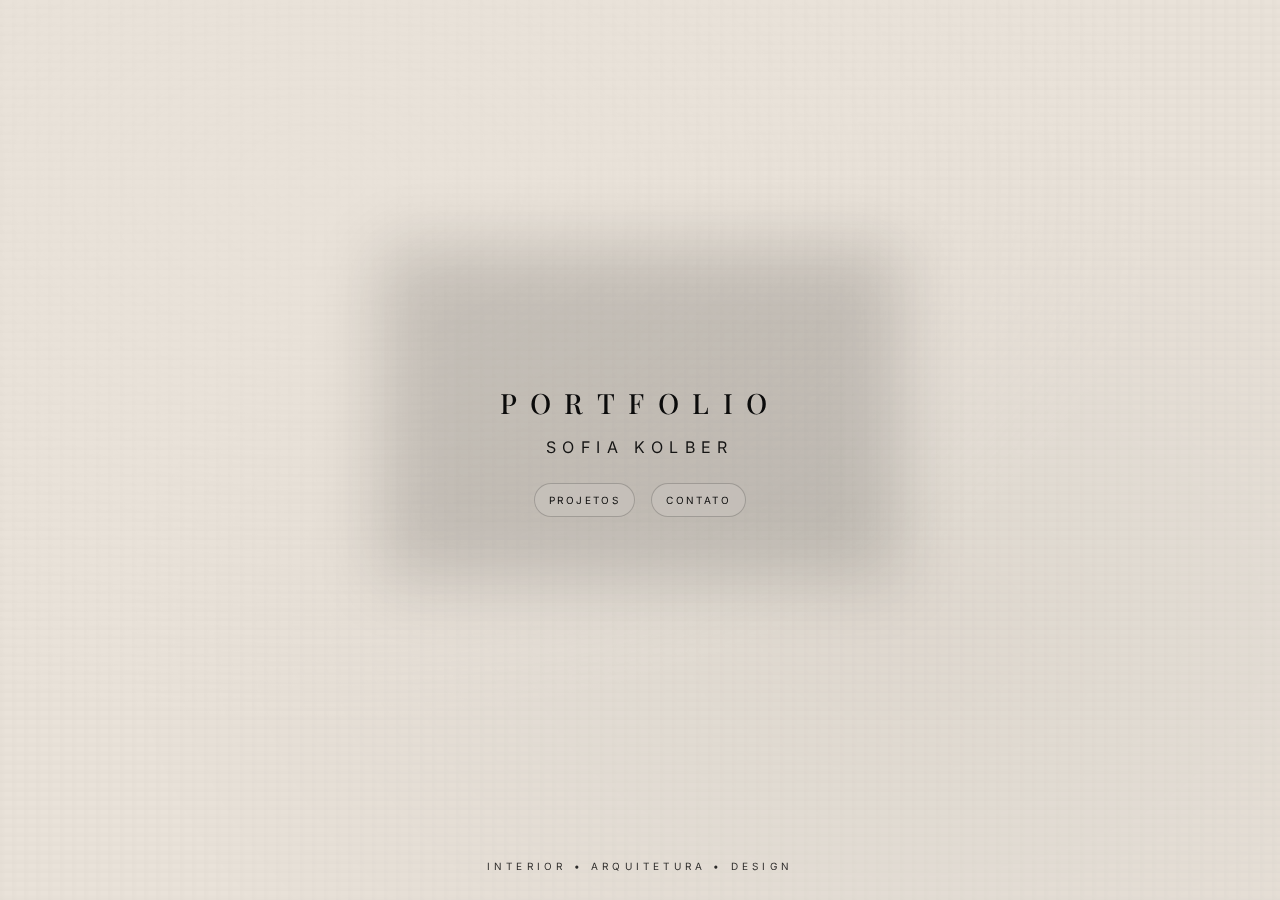
<file: index.html>
<!DOCTYPE html>
<html lang="pt-br">
<head>
  <meta charset="UTF-8" />
  <meta name="viewport" content="width=device-width, initial-scale=1" />
  <title>Sofia Kolber — Portfólio</title>

  <link rel="preconnect" href="https://fonts.googleapis.com">
  <link rel="preconnect" href="https://fonts.gstatic.com" crossorigin>
  <link href="https://fonts.googleapis.com/css2?family=Playfair+Display:opsz,wght@5..120,400,500&family=Inter:wght@300,400,500&display=swap" rel="stylesheet">

  <link rel="stylesheet" href="style.css">

</head>

<body>
  <main>
    <div class="haze" aria-hidden="true"></div>

    <section class="content">
      <h1 class="title">PORTFOLIO</h1>
      <div class="name">Sofia Kolber</div>

      <div class="actions">
        <a class="btn" href="./projetos.html">Projetos</a>
        <a class="btn" href="projetos.html">Contato</a>
      </div>
    </section>

    <div class="bottomline">Interior • Arquitetura • Design</div>
  </main>
</body>
</html>
</file>
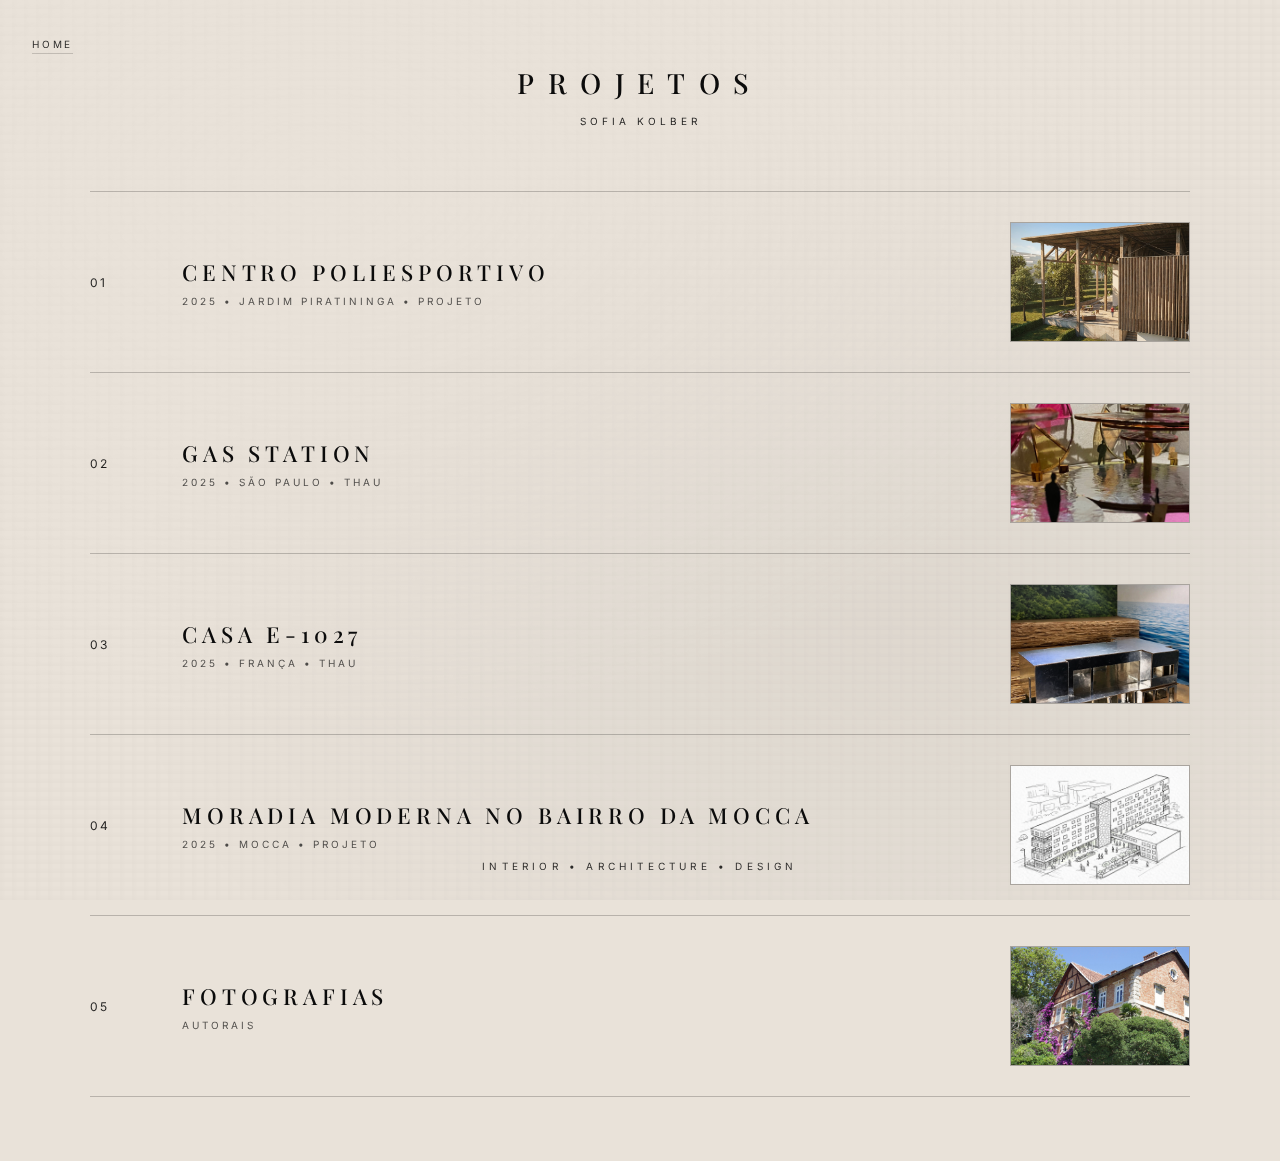
<file: projetos.html>
<!DOCTYPE html>
<html lang="pt-br">
<head>
  <meta charset="UTF-8" />
  <meta name="viewport" content="width=device-width, initial-scale=1" />
  <title>Projetos — Sofia Roysem Kolber</title>

  <link rel="preconnect" href="https://fonts.googleapis.com">
  <link rel="preconnect" href="https://fonts.gstatic.com" crossorigin>
  <link href="https://fonts.googleapis.com/css2?family=Playfair+Display:opsz,wght@5..120,400,500&family=Inter:wght@300,400,500&display=swap" rel="stylesheet">

  <link rel="stylesheet" href="./projetos.css">
</head>

<body>
  <main>
    
    <nav class="topnav">
      <a href="index.html">HOME</a>
    </nav>

    <section class="header">
      <h1 class="title">PROJETOS</h1>
      <p class="sub">Sofia Kolber</p>
    </section>

    <section class="index">
      <a class="item" href="/sofia-kolber/ProjectsPage/project-01.html">
        <div class="row">
          <div class="num">01</div>
          <div>
            <div class="name">Centro Poliesportivo</div>
            <div class="meta">2025 • Jardim Piratininga • Projeto</div>
          </div>
          <div class="thumb">
            <img src="img/project-01/01.png" alt="Centro Poliesportivo">

          </div>
        </div>
      </a>

      <a class="item" href="/sofia-kolber/ProjectsPage/project-02.html">
        <div class="row">
          <div class="num">02</div>
          <div>
            <div class="name">Gas Station</div>
            <div class="meta">2025 • São Paulo • THAU</div>
          </div>
          <div class="thumb">
            <img src="img/project-02/01.png" alt="Project Two">
          </div>
        </div>
      </a>

  

        <a class="item" href="/sofia-kolber/ProjectsPage/project-03.html">
        <div class="row">
          <div class="num">03</div>
          <div>
            <div class="name">Casa E-1027</div>
            <div class="meta">2025 • França • THAU</div>
          </div>
          <div class="thumb">
            <img src="img/Casa/06.png" alt="Project Three">
          </div>
        </div>
      </a>

         <a class="item" href="/sofia-kolber/ProjectsPage/project-04.html">
        <div class="row">
          <div class="num">04</div>
          <div>
            <div class="name">Moradia moderna no bairro da Mocca</div>
            <div class="meta">2025 • Mocca • Projeto</div>
          </div>
          <div class="thumb">
            <img src="img/project-03/05.png" alt="Project Three">
          </div>
        </div>
      </a>

        <a class="item" href="/sofia-kolber/ProjectsPage/project-05.html">
        <div class="row">
          <div class="num">05</div>
          <div>
            <div class="name">Fotografias</div>
            <div class="meta">autorais</div>
          </div>
          <div class="thumb">
            <img src="img/Fotos/01.jpeg" alt="Project Three">
          </div>
        </div>
      </a>
    </section>

    <div class="bottomline">Interior • Architecture • Design</div>
  </main>
</body>
</html>
</file>
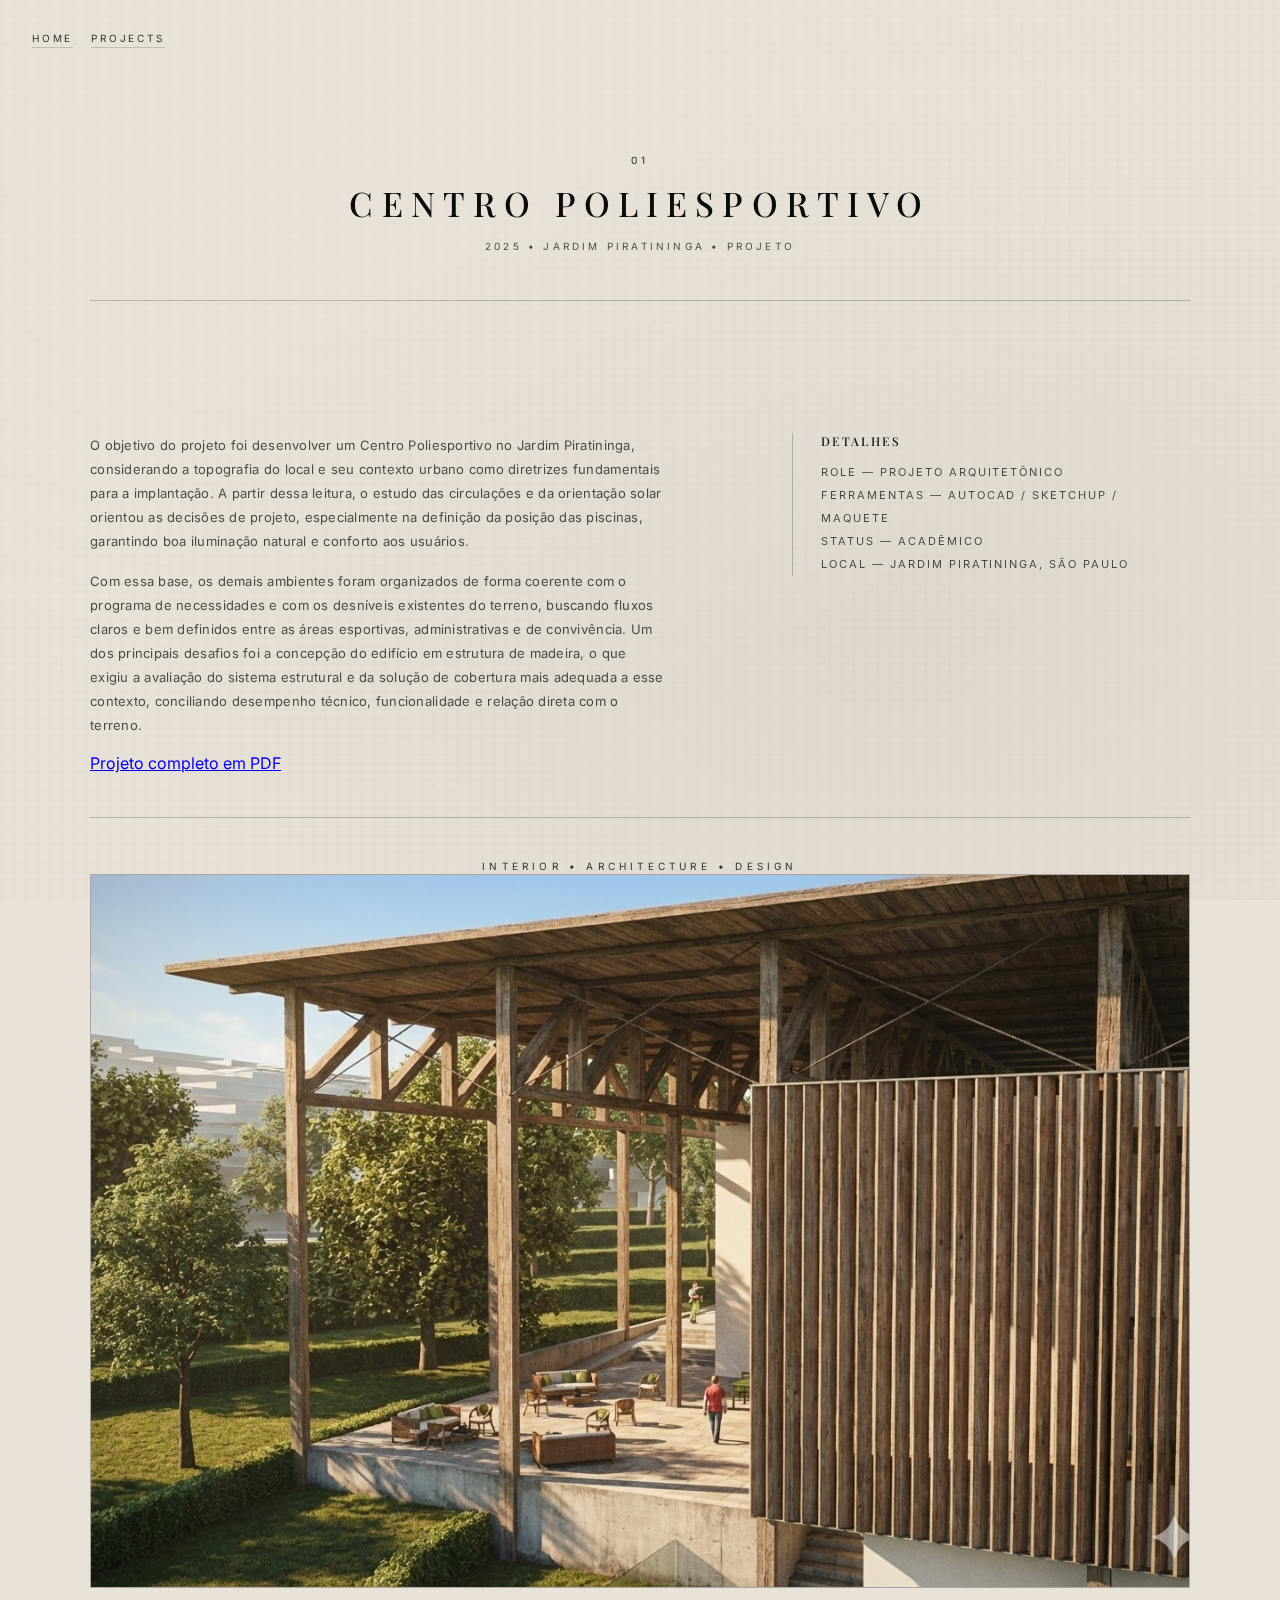
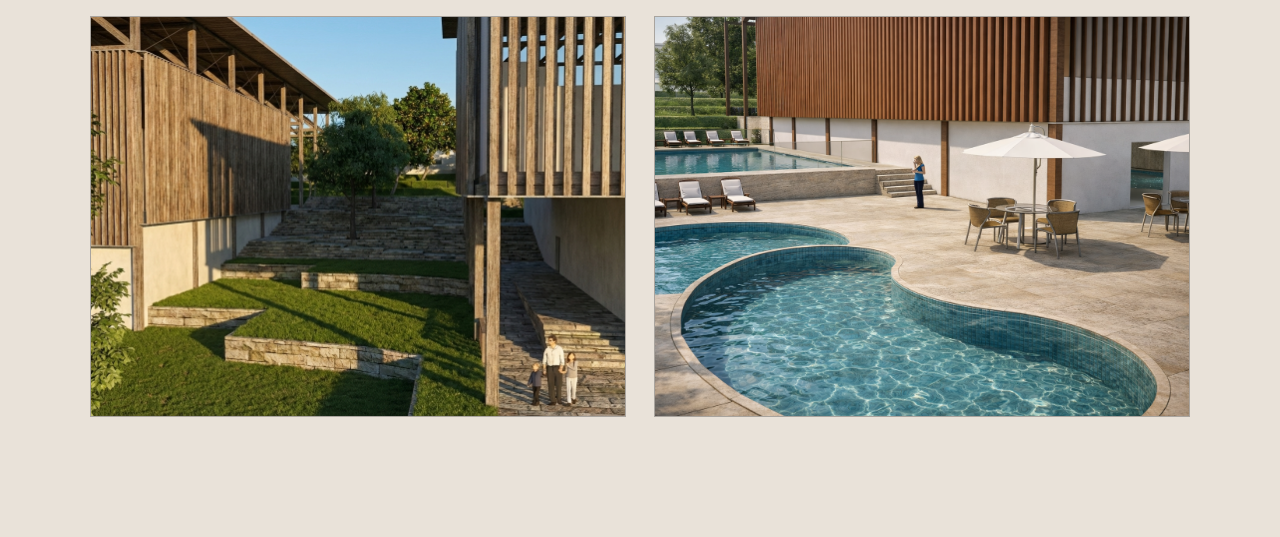
<file: ProjectsPage/project-01.html>
<!DOCTYPE html>
<html lang="pt-br">
<head>
  <meta charset="UTF-8" />
  <meta name="viewport" content="width=device-width, initial-scale=1" />
  <title>Centro Poliesportivo — Sofia Kolber</title>

  <link rel="preconnect" href="https://fonts.googleapis.com">
  <link rel="preconnect" href="https://fonts.gstatic.com" crossorigin>
  <link href="https://fonts.googleapis.com/css2?family=Playfair+Display:opsz,wght@5..120,400,500&family=Inter:wght@300,400,500&display=swap" rel="stylesheet">
  
  <link rel="stylesheet" href="style-p01.css">
</head>

<body>
  <main>
    <nav class="topnav">
      <a href="../index.html">HOME</a>
      <a href="../projetos.html">PROJECTS</a>
    </nav>

    <header class="header">
      <p class="kicker">01</p>
      <h1 class="title">Centro Poliesportivo</h1>
      <p class="meta">2025 • Jardim Piratininga • Projeto</p>
    </header>

    <section class="content">
      <div class="grid">
        <div class="text">
          <p>O objetivo do projeto foi desenvolver um Centro Poliesportivo no Jardim Piratininga, considerando a topografia do local e seu contexto urbano como diretrizes fundamentais para a implantação. A partir dessa leitura, o estudo das circulações e da orientação solar orientou as decisões de projeto, especialmente na definição da posição das piscinas, garantindo boa iluminação natural e conforto aos usuários.</p>
          <p>Com essa base, os demais ambientes foram organizados de forma coerente com o programa de necessidades e com os desníveis existentes do terreno, buscando fluxos claros e bem definidos entre as áreas esportivas, administrativas e de convivência. Um dos principais desafios foi a concepção do edifício em estrutura de madeira, o que exigiu a avaliação do sistema estrutural e da solução de cobertura mais adequada a esse contexto, conciliando desempenho técnico, funcionalidade e relação direta com o terreno.</p>
          <a href="../assets/CentroPoliesportivo.pdf">Projeto completo em PDF</a>
        </div>

        <aside class="sidebar">
          <h2 class="side-title">Detalhes</h2>
          <ul class="side-list">
            <li>Role — Projeto arquitetônico</li>
            <li>Ferramentas — AutoCAD / SketchUp / Maquete</li>
            <li>Status — Acadêmico</li>
             <li>Local — Jardim Piratininga, São Paulo</li>
          </ul>
        </aside>
      </div>

      <div class="gallery">
  <figure class="figure big">
    <img src="/img/project-01/01.png" alt="Centro Poliesportivo — imagem 01">
    <figcaption>Legenda da imagem 01.</figcaption>
  </figure>

  <figure class="figure">
    <img src="/img/project-01/02.png" alt="Centro Poliesportivo — imagem 02">
    <figcaption>Legenda da imagem 02.</figcaption>
  </figure>

  <figure class="figure">
    <img src="/img/project-01/03.png" alt="Centro Poliesportivo — imagem 03">
    <figcaption>Legenda da imagem 03.</figcaption>
  </figure>
      </div>
    </section>

    <div class="bottomline">Interior • Architecture • Design</div>
  </main>
</body>
</html>
</file>
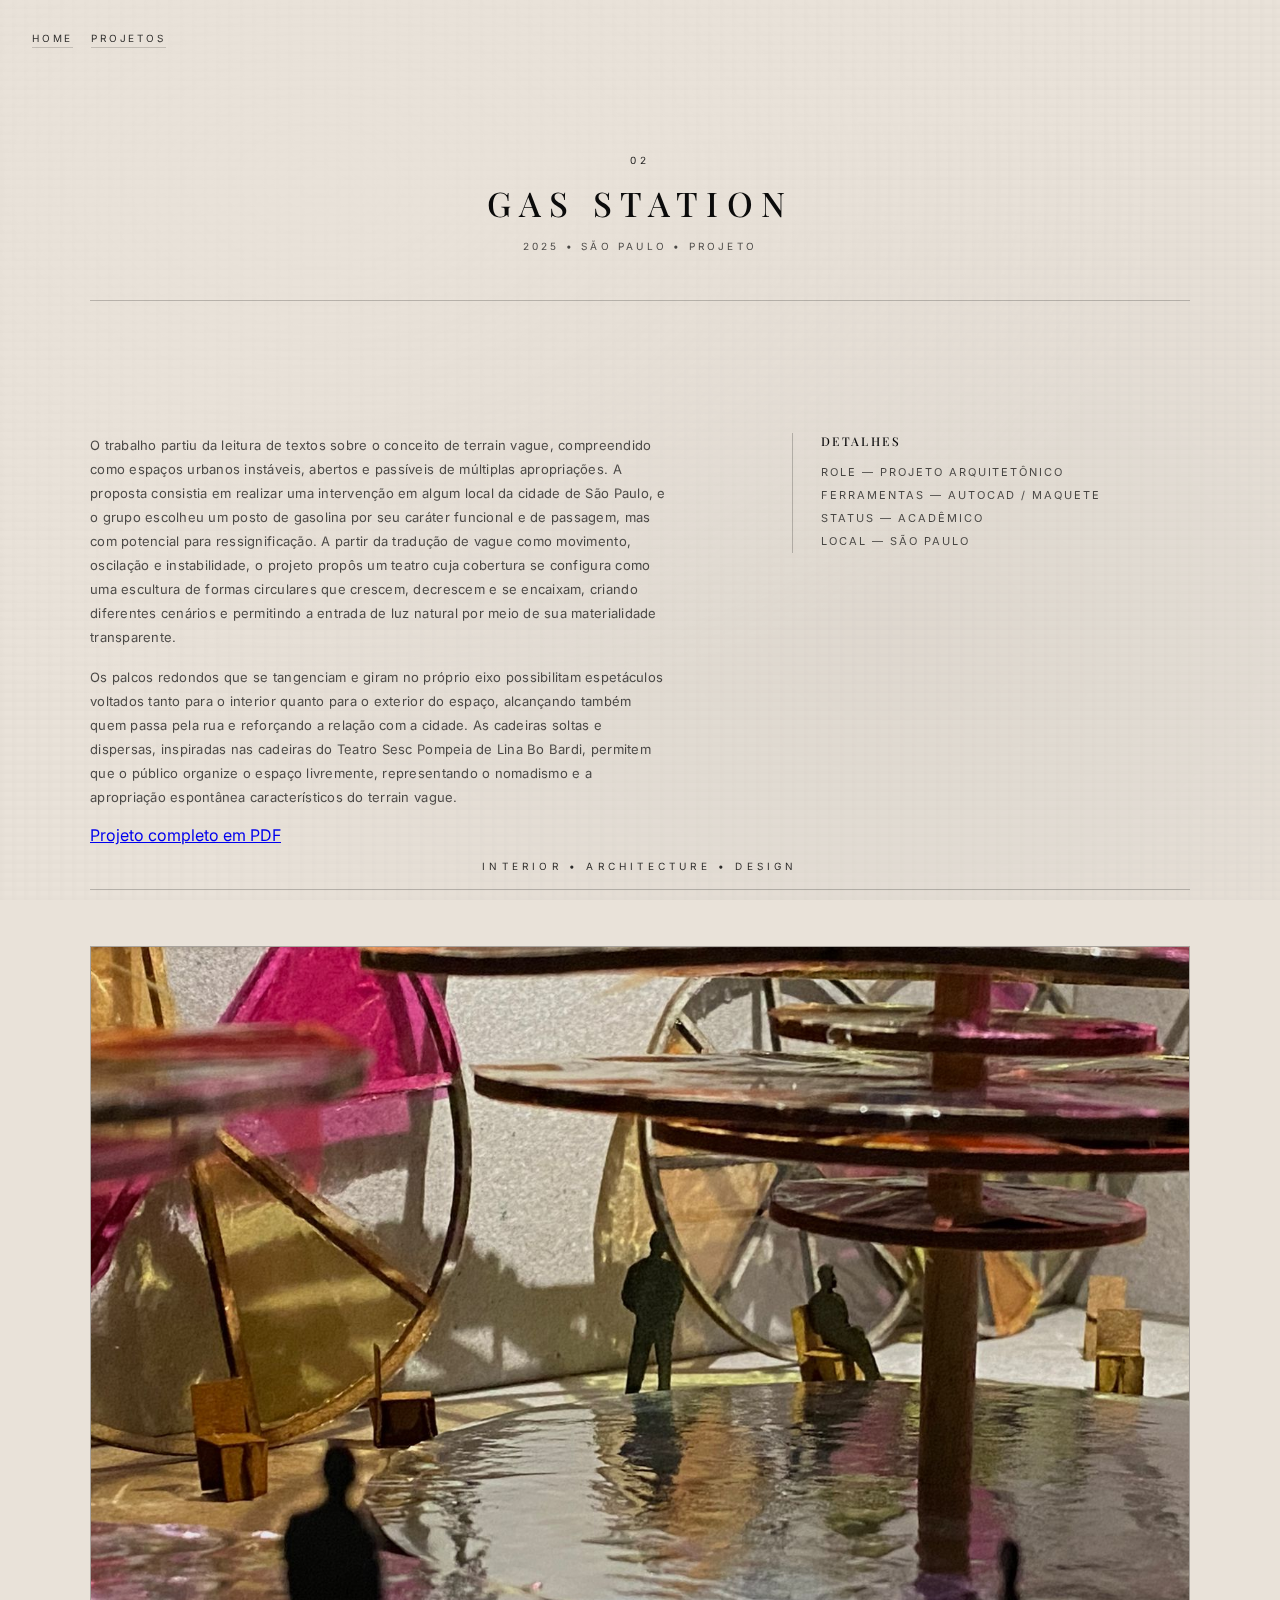
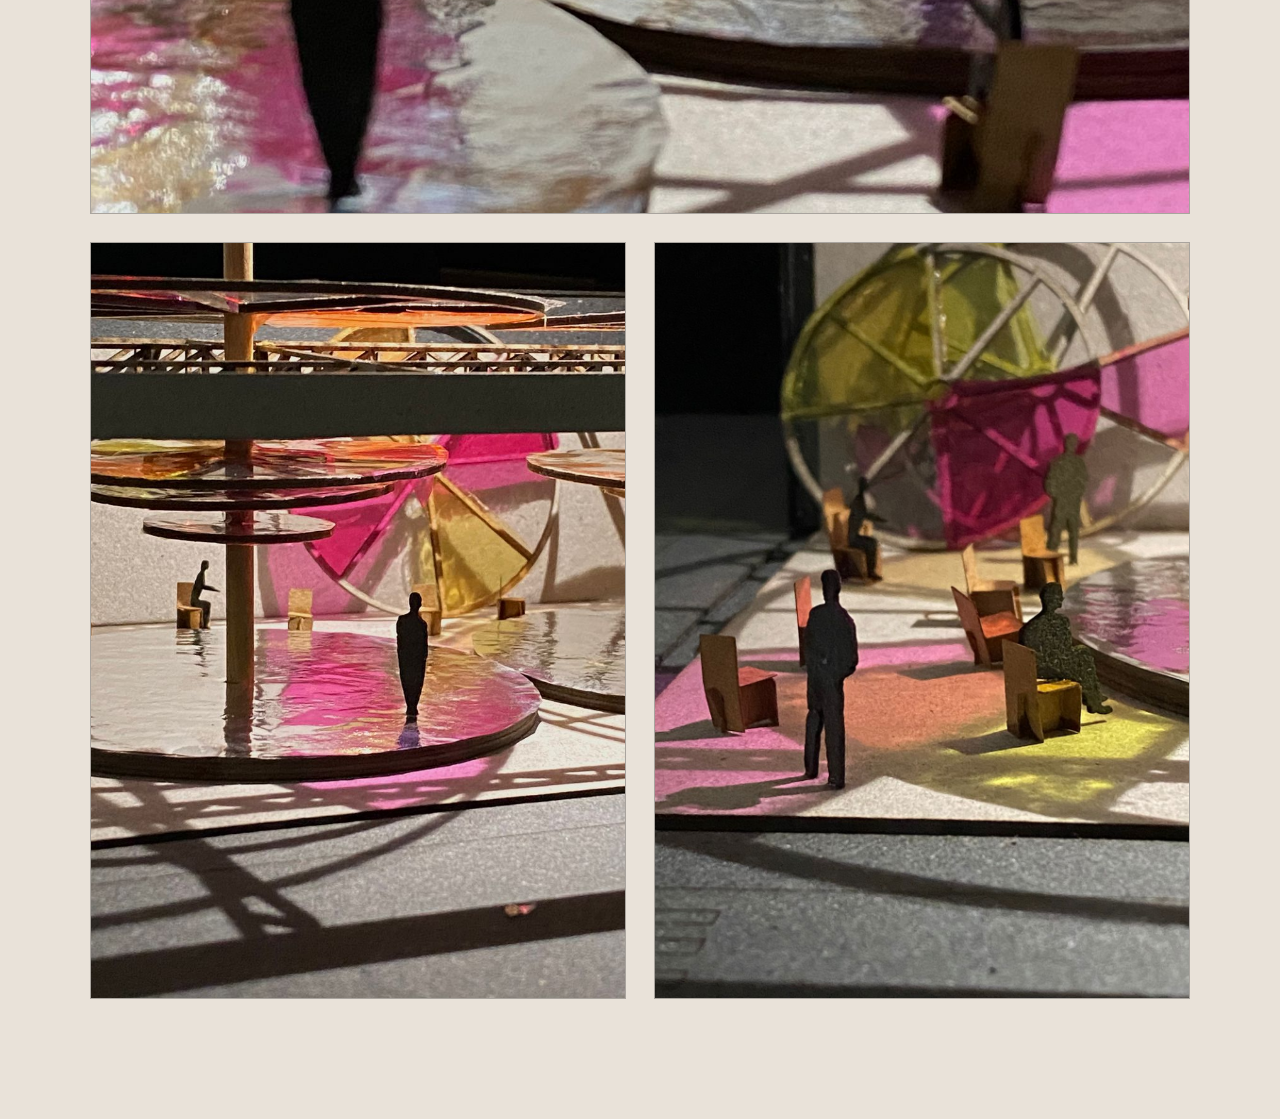
<file: ProjectsPage/project-02.html>
<!DOCTYPE html>
<html lang="pt-br">
<head>
  <meta charset="UTF-8" />
  <meta name="viewport" content="width=device-width, initial-scale=1" />
  <title>Centro Poliesportivo — Sofia Kolber</title>

  <link rel="preconnect" href="https://fonts.googleapis.com">
  <link rel="preconnect" href="https://fonts.gstatic.com" crossorigin>
  <link href="https://fonts.googleapis.com/css2?family=Playfair+Display:opsz,wght@5..120,400,500&family=Inter:wght@300,400,500&display=swap" rel="stylesheet">
  
  <link rel="stylesheet" href="style-p01.css">
</head>

<body>
  <main>
    <nav class="topnav">
      <a href="../index.html">HOME</a>
      <a href="../projetos.html">projetos</a>
    </nav>

    <header class="header">
      <p class="kicker">02</p>
      <h1 class="title">Gas Station</h1>
      <p class="meta">2025 • São Paulo • Projeto</p>
    </header>

    <section class="content">
      <div class="grid">
        <div class="text">
          <p>O trabalho partiu da leitura de textos sobre o conceito de terrain vague, compreendido como espaços urbanos instáveis, abertos e passíveis de múltiplas apropriações. A proposta consistia em realizar uma intervenção em algum local da cidade de São Paulo, e o grupo escolheu um posto de gasolina por seu caráter funcional e de passagem, mas com potencial para ressignificação. A partir da tradução de vague como movimento, oscilação e instabilidade, o projeto propôs um teatro cuja cobertura se configura como uma escultura de formas circulares que crescem, decrescem e se encaixam, criando diferentes cenários e permitindo a entrada de luz natural por meio de sua materialidade transparente.</p>
          <p>Os palcos redondos que se tangenciam e giram no próprio eixo possibilitam espetáculos voltados tanto para o interior quanto para o exterior do espaço, alcançando também quem passa pela rua e reforçando a relação com a cidade. As cadeiras soltas e dispersas, inspiradas nas cadeiras do Teatro Sesc Pompeia de Lina Bo Bardi, permitem que o público organize o espaço livremente, representando o nomadismo e a apropriação espontânea característicos do terrain vague.</p>
          <a href="/assets/GasStation.pdf">Projeto completo em PDF</a>
        </div>

        <aside class="sidebar">
          <h2 class="side-title">Detalhes</h2>
          <ul class="side-list">
            <li>Role — Projeto arquitetônico</li>
            <li>Ferramentas — AutoCAD / Maquete</li>
            <li>Status — Acadêmico</li>
             <li>Local — São Paulo</li>
          </ul>
        </aside>
      </div>

      <div class="gallery">
<figure class="figure big">
  <img src="/img/project-02/01.png" alt="Projeto 2 — imagem 01">
  <figcaption>Legenda da imagem 01.</figcaption>
</figure>

<figure class="figure">
  <img src="/img/project-02/02.png" alt="Projeto 2 — imagem 02">
  <figcaption>Legenda da imagem 02.</figcaption>
</figure>

<figure class="figure">
  <img src="/img/project-02/03.png" alt="Projeto 2 — imagem 03">
  <figcaption>Legenda da imagem 03.</figcaption>
</figure>

      </div>
    </section>

    <div class="bottomline">Interior • Architecture • Design</div>
  </main>
</body>
</html>
</file>
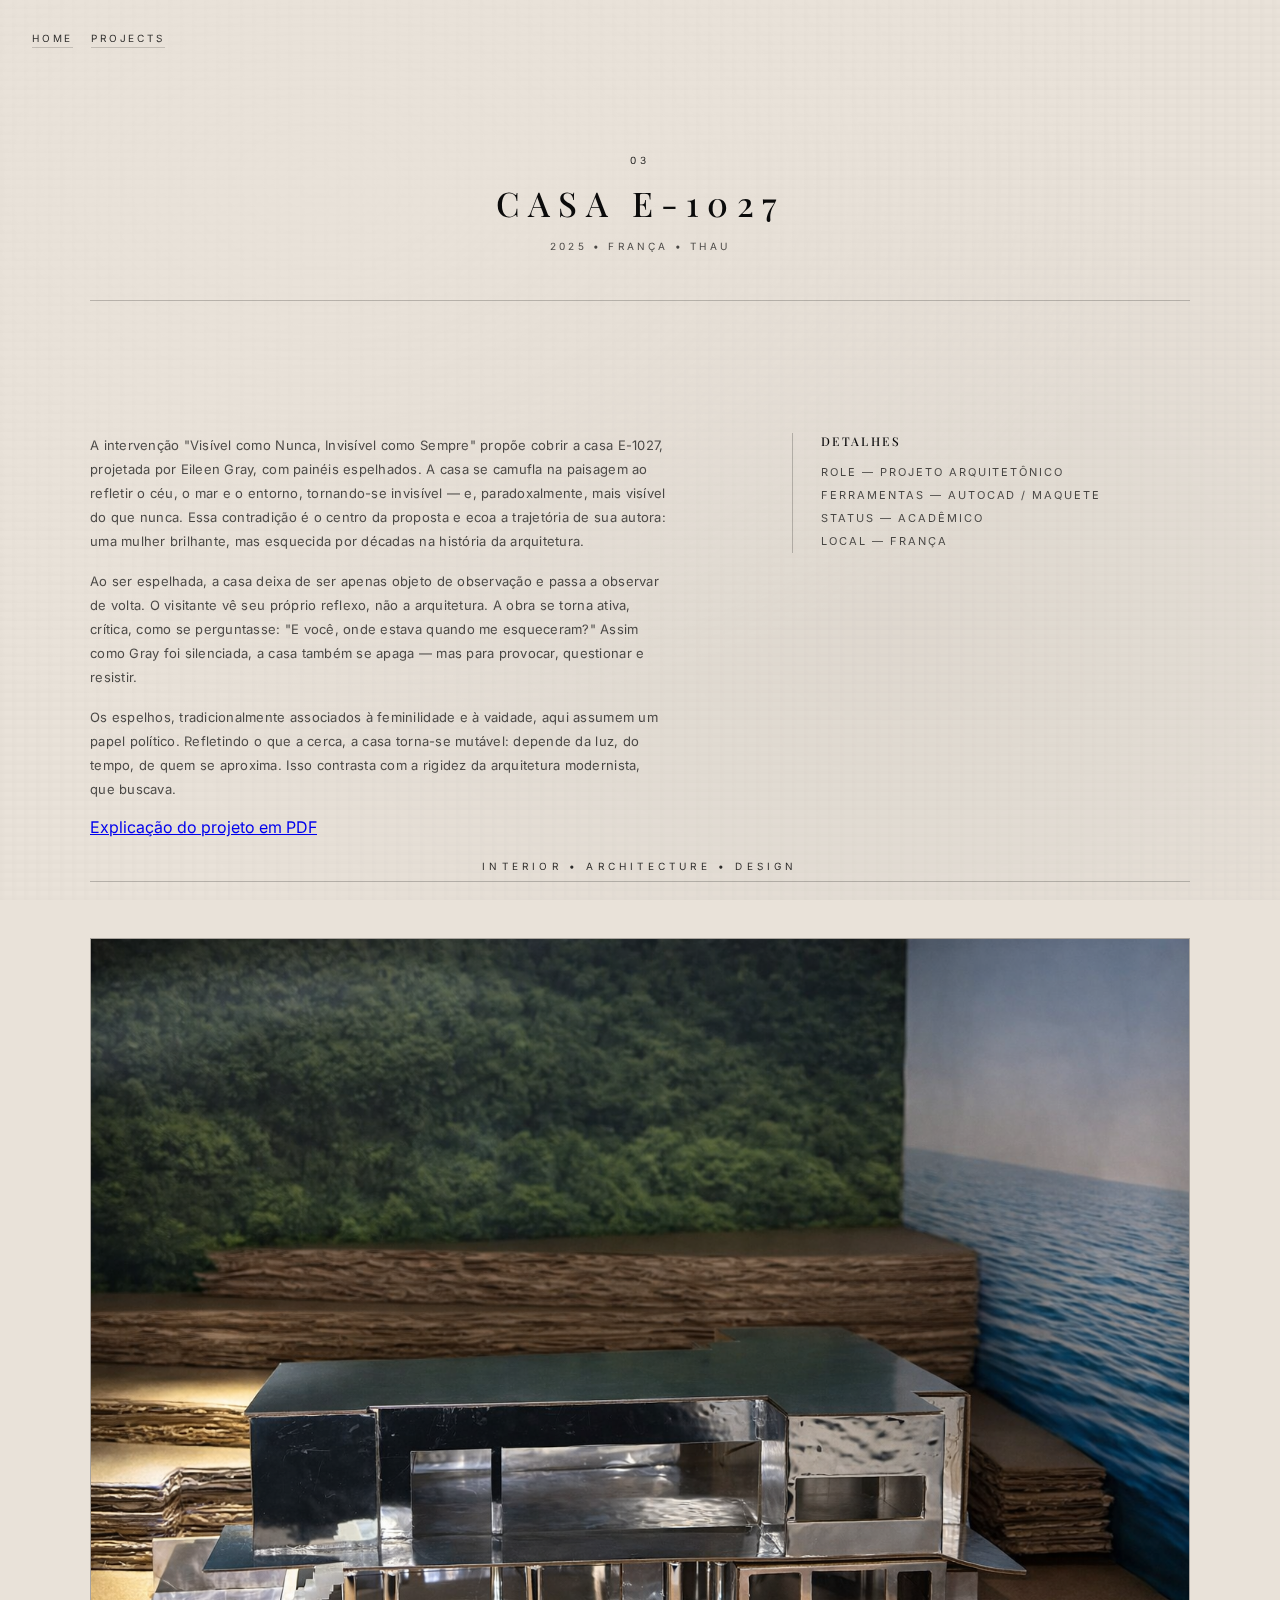
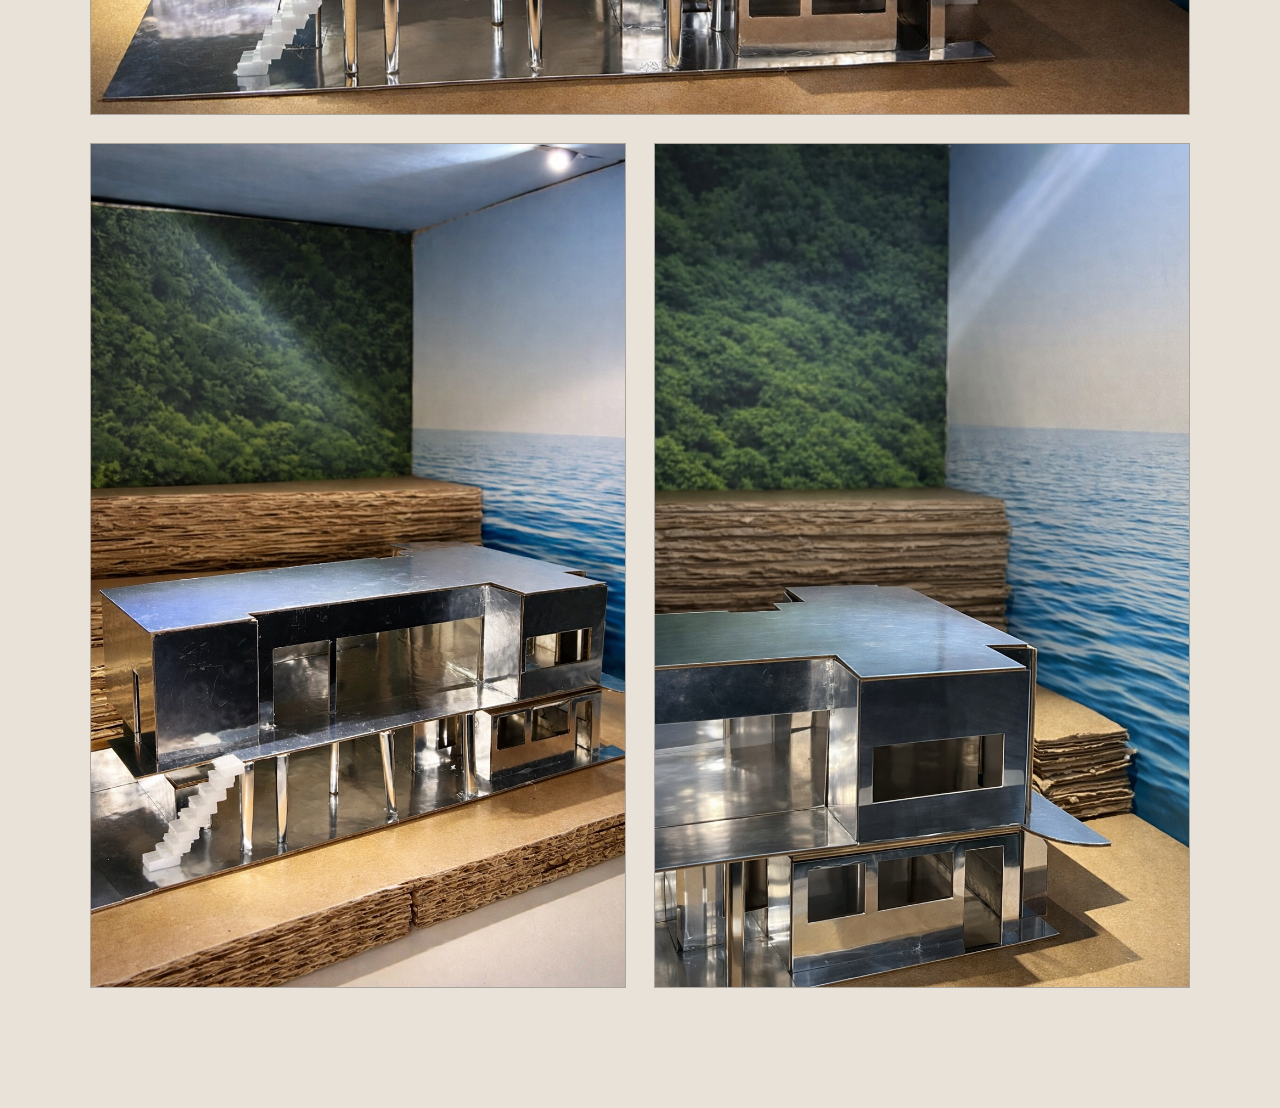
<file: ProjectsPage/project-03.html>
<!DOCTYPE html>
<html lang="pt-br">
<head>
  <meta charset="UTF-8" />
  <meta name="viewport" content="width=device-width, initial-scale=1" />
  <title>Centro Poliesportivo — Sofia Kolber</title>

  <link rel="preconnect" href="https://fonts.googleapis.com">
  <link rel="preconnect" href="https://fonts.gstatic.com" crossorigin>
  <link href="https://fonts.googleapis.com/css2?family=Playfair+Display:opsz,wght@5..120,400,500&family=Inter:wght@300,400,500&display=swap" rel="stylesheet">
  
  <link rel="stylesheet" href="style-p01.css">
</head>

<body>
  <main>
    <nav class="topnav">
      <a href="../index.html">HOME</a>
      <a href="../projetos.html">PROJECTS</a>
    </nav>

    <header class="header">
      <p class="kicker">03</p>
      <h1 class="title">Casa E-1027</h1>
      <p class="meta">2025 • França • THAU</p>
    </header>

    <section class="content">
      <div class="grid">
        <div class="text">
          <p>A intervenção "Visível como Nunca, Invisível como Sempre" propõe cobrir a casa E-1027, projetada por Eileen Gray, com painéis espelhados. A casa se camufla na paisagem ao refletir o céu, o mar e o entorno, tornando-se invisível — e, paradoxalmente, mais visível do que nunca. Essa contradição é o centro da proposta e ecoa a trajetória de sua autora: uma mulher brilhante, mas esquecida por décadas na história da arquitetura.</p>
            <p>Ao ser espelhada, a casa deixa de ser apenas objeto de observação e passa a observar de volta. O visitante vê seu próprio reflexo, não a arquitetura. A obra se torna ativa, crítica, como se perguntasse: "E você, onde estava quando me esqueceram?" Assim como Gray foi silenciada, a casa também se apaga — mas para provocar, questionar e resistir.</p>
              <p>Os espelhos, tradicionalmente associados à feminilidade e à vaidade, aqui assumem um papel político. Refletindo o que a cerca, a casa torna-se mutável: depende da luz, do tempo, de quem se aproxima. Isso contrasta com a rigidez da arquitetura modernista, que buscava.</p>
          <a href="../assets/CASA .pdf">Explicação do projeto em PDF</a>
        </div>

        <aside class="sidebar">
          <h2 class="side-title">Detalhes</h2>
          <ul class="side-list">
            <li>Role — Projeto arquitetônico</li>
            <li>Ferramentas — AutoCAD / Maquete</li>
            <li>Status — Acadêmico</li>
             <li>Local — França</li>
          </ul>
        </aside>
      </div>

      <div class="gallery">
 <figure class="figure big">
  <img src="/img/Casa/07.png" alt="Projeto 2 — imagem 01">
  <figcaption>Legenda da imagem 01.</figcaption>
</figure>

<figure class="figure">
  <img src="/img/Casa/06.png" alt="Projeto 2 — imagem 02">
  <figcaption>Legenda da imagem 02.</figcaption>
</figure>

<figure class="figure">
  <img src="/img/Casa/05.png" alt="Projeto 2 — imagem 02">
  <figcaption>Legenda da imagem 02.</figcaption>
</figure>

      </div>
    </section>

    <div class="bottomline">Interior • Architecture • Design</div>
  </main>
</body>
</html>
</file>
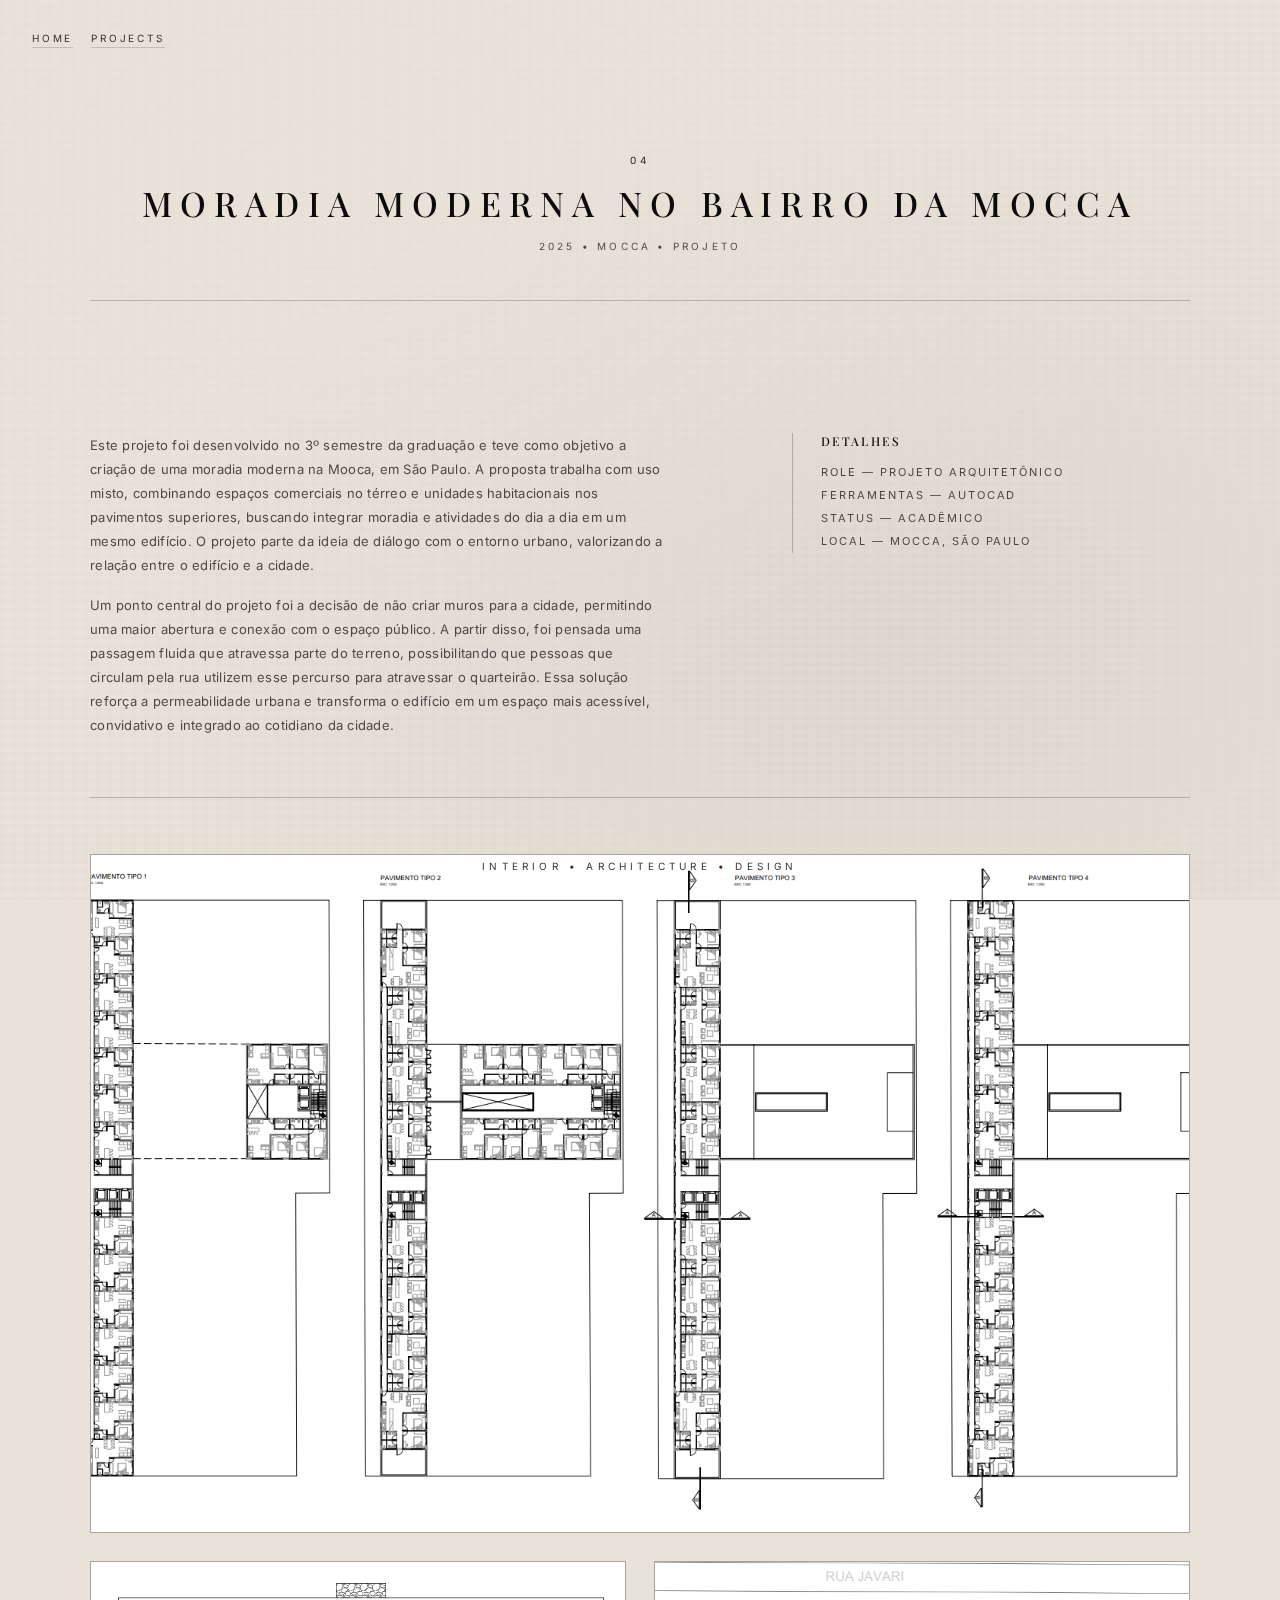
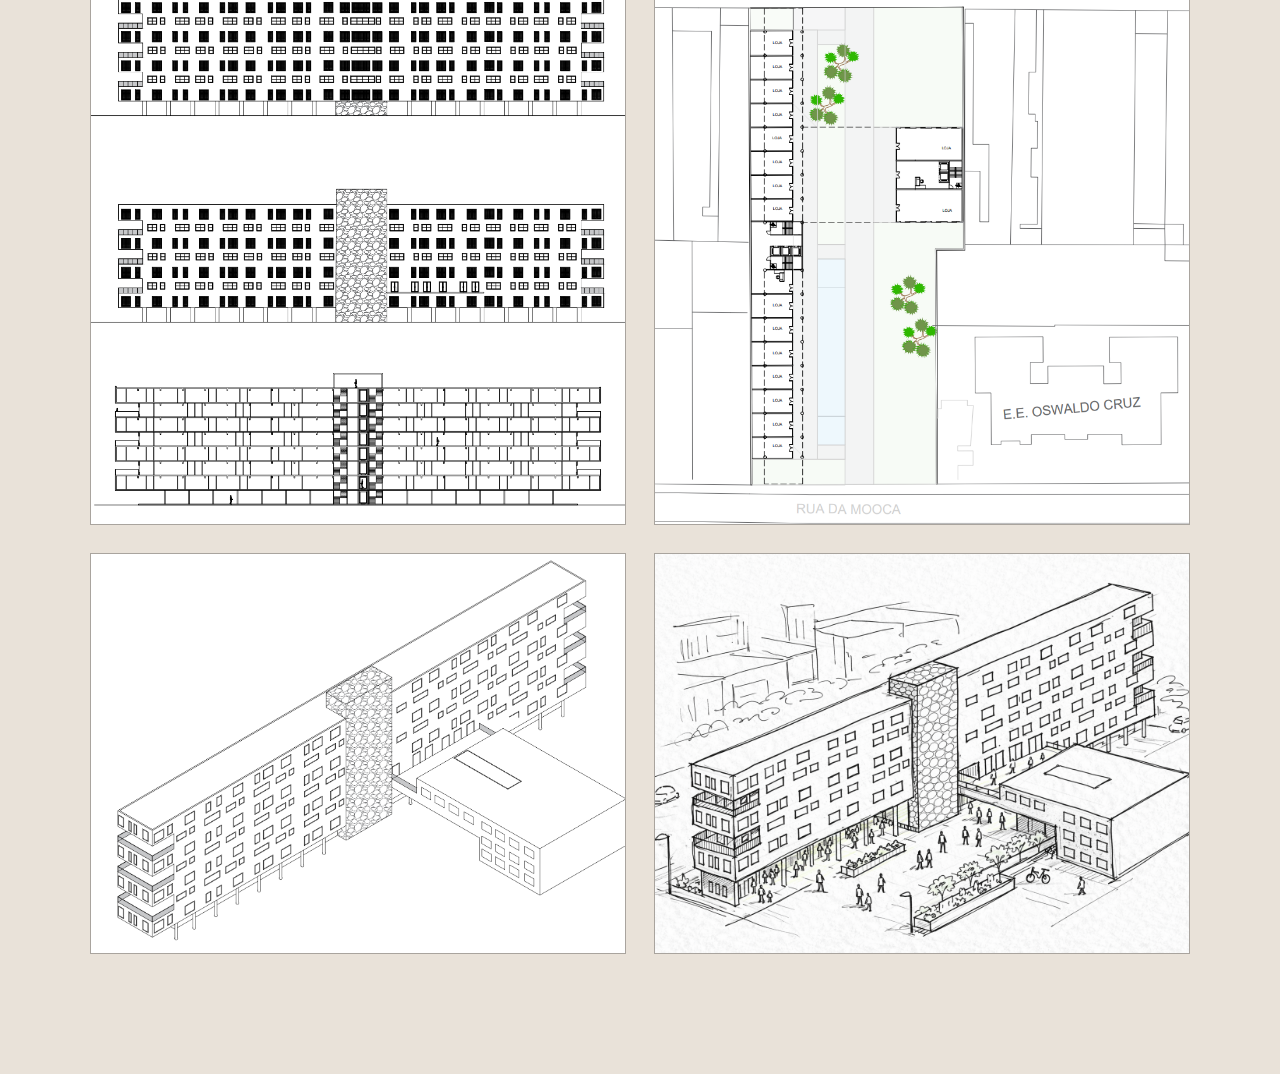
<file: ProjectsPage/project-04.html>
<!DOCTYPE html>
<html lang="pt-br">
<head>
  <meta charset="UTF-8" />
  <meta name="viewport" content="width=device-width, initial-scale=1" />
  <title>Centro Poliesportivo — Sofia Kolber</title>

  <link rel="preconnect" href="https://fonts.googleapis.com">
  <link rel="preconnect" href="https://fonts.gstatic.com" crossorigin>
  <link href="https://fonts.googleapis.com/css2?family=Playfair+Display:opsz,wght@5..120,400,500&family=Inter:wght@300,400,500&display=swap" rel="stylesheet">
  
  <link rel="stylesheet" href="style-p01.css">
</head>

<body>
  <main>
    <nav class="topnav">
      <a href="../index.html">HOME</a>
      <a href="../projetos.html">PROJECTS</a>
    </nav>

    <header class="header">
      <p class="kicker">04</p>
      <h1 class="title">Moradia moderna no bairro da Mocca</h1>
      <p class="meta">2025 • Mocca  • Projeto</p>
    </header>

    <section class="content">
      <div class="grid">
        <div class="text">
          <p>Este projeto foi desenvolvido no 3º semestre da graduação e teve como objetivo a criação de uma moradia moderna na Mooca, em São Paulo. A proposta trabalha com uso misto, combinando espaços comerciais no térreo e unidades habitacionais nos pavimentos superiores, buscando integrar moradia e atividades do dia a dia em um mesmo edifício. O projeto parte da ideia de diálogo com o entorno urbano, valorizando a relação entre o edifício e a cidade.</p>
          <p>Um ponto central do projeto foi a decisão de não criar muros para a cidade, permitindo uma maior abertura e conexão com o espaço público. A partir disso, foi pensada uma passagem fluida que atravessa parte do terreno, possibilitando que pessoas que circulam pela rua utilizem esse percurso para atravessar o quarteirão. Essa solução reforça a permeabilidade urbana e transforma o edifício em um espaço mais acessível, convidativo e integrado ao cotidiano da cidade.</p>
        </div>

        <aside class="sidebar">
          <h2 class="side-title">Detalhes</h2>
          <ul class="side-list">
            <li>Role — Projeto arquitetônico</li>
            <li>Ferramentas — AutoCAD </li>
            <li>Status — Acadêmico</li>
             <li>Local — Mocca, São Paulo</li>
          </ul>
        </aside>
      </div>

      <div class="gallery">
 <figure class="figure big">
  <img src="/img/project-03/01.png" alt="Projeto 2 — imagem 01">
  <figcaption>Legenda da imagem 01.</figcaption>
</figure>

<figure class="figure">
  <img src="/img/project-03/02.png" alt="Projeto 2 — imagem 02">
  <figcaption>Legenda da imagem 02.</figcaption>
</figure>

<figure class="figure">
  <img src="/img/project-03/04.png" alt="Projeto 2 — imagem 02">
  <figcaption>Legenda da imagem 02.</figcaption>
</figure>

<figure class="figure">
  <img src="/img/project-03/03.png" alt="Projeto 2 — imagem 02">
  <figcaption>Legenda da imagem 02.</figcaption>
</figure>

<figure class="figure">
  <img src="/img/project-03/05.png" alt="Projeto 2 — imagem 02">
  <figcaption>Legenda da imagem 02.</figcaption>
</figure>

      </div>
    </section>

    <div class="bottomline">Interior • Architecture • Design</div>
  </main>
</body>
</html>
</file>
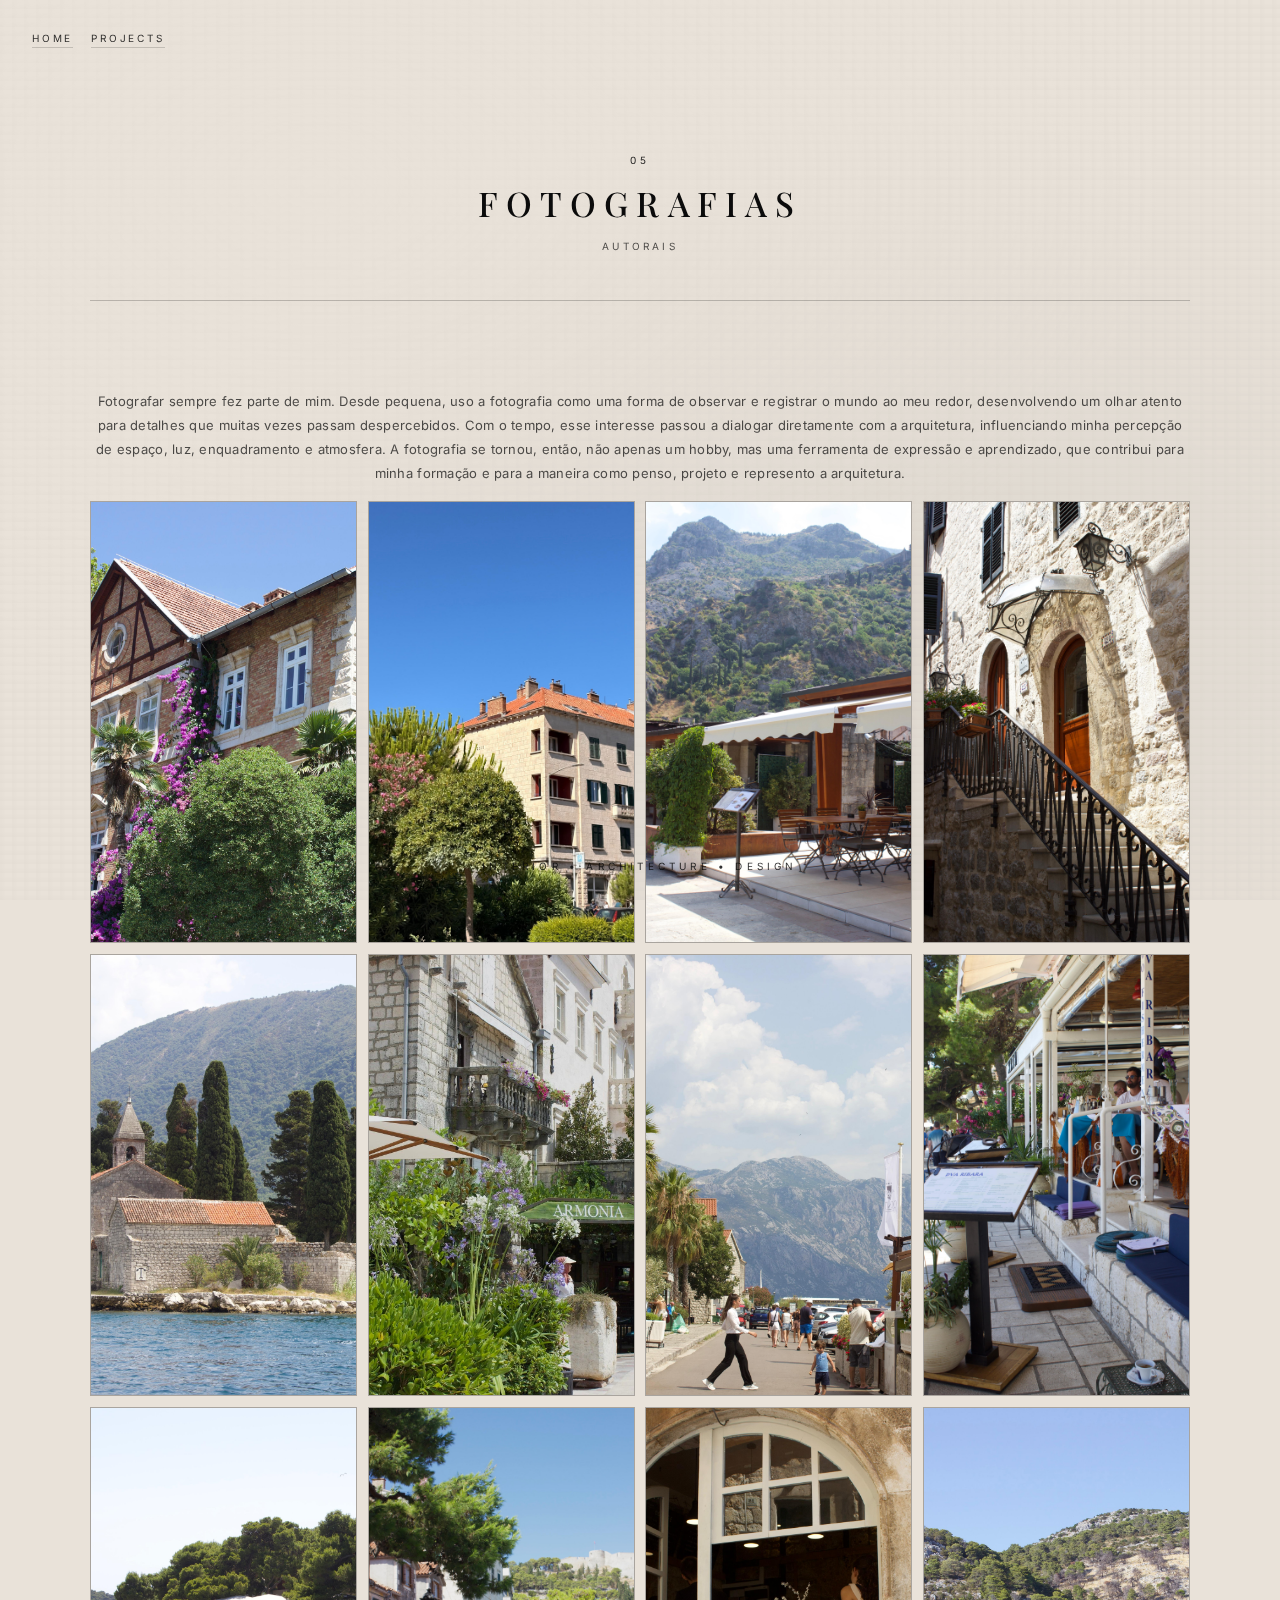
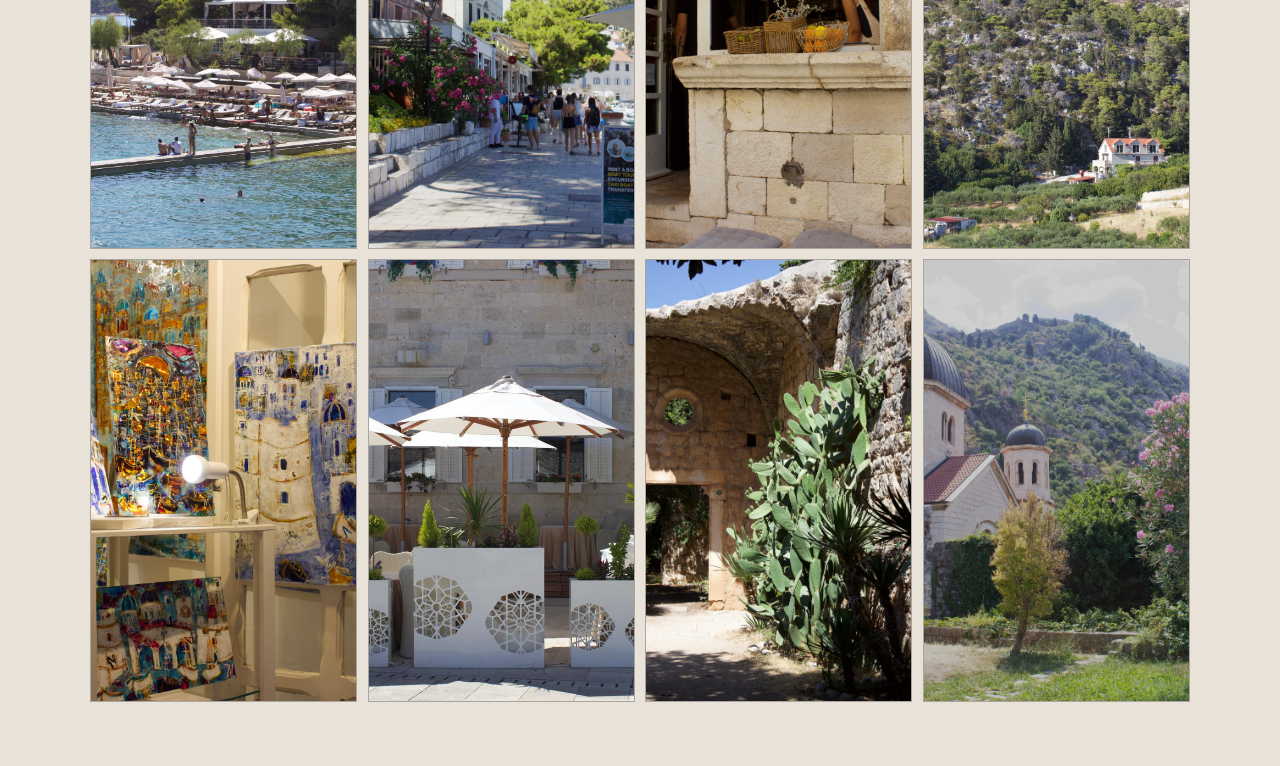
<file: ProjectsPage/project-05.html>
<!DOCTYPE html>
<html lang="pt-br">
<head>
  <meta charset="UTF-8" />
  <meta name="viewport" content="width=device-width, initial-scale=1" />
  <title>Centro Poliesportivo — Sofia Kolber</title>

  <link rel="preconnect" href="https://fonts.googleapis.com">
  <link rel="preconnect" href="https://fonts.gstatic.com" crossorigin>
  <link href="https://fonts.googleapis.com/css2?family=Playfair+Display:opsz,wght@5..120,400,500&family=Inter:wght@300,400,500&display=swap" rel="stylesheet">
  
  <link rel="stylesheet" href="style-p01.css">
</head>

<body>
  <main>
    <nav class="topnav">
      <a href="../index.html">HOME</a>
      <a href="../projetos.html">PROJECTS</a>
    </nav>

    <header class="header">
      <p class="kicker">05</p>
      <h1 class="title">Fotografias</h1>
      <p class="meta">Autorais</p>
    </header>

    <section class="content">
      <div class="full_txt">
        <div class="text">
          <p>Fotografar sempre fez parte de mim. Desde pequena, uso a fotografia como uma forma de observar e registrar o mundo ao meu redor, desenvolvendo um olhar atento para detalhes que muitas vezes passam despercebidos. Com o tempo, esse interesse passou a dialogar diretamente com a arquitetura, influenciando minha percepção de espaço, luz, enquadramento e atmosfera. A fotografia se tornou, então, não apenas um hobby, mas uma ferramenta de expressão e aprendizado, que contribui para minha formação e para a maneira como penso, projeto e represento a arquitetura.</p>
        </div>

  

      <div class=" gal_quatro">
 <figure class="figure">
  <img src="/img/Fotos/01.jpeg" alt="Projeto 2 — imagem 01">
  <figcaption>Legenda da imagem 01.</figcaption>
</figure>

<figure class="figure">
  <img src="/img/Fotos/02.jpeg" alt="Projeto 2 — imagem 02">
  <figcaption>Legenda da imagem 02.</figcaption>
</figure>

<figure class="figure">
  <img src="/img/Fotos/03.jpeg" alt="Projeto 2 — imagem 02">
  <figcaption>Legenda da imagem 02.</figcaption>
</figure>

<figure class="figure">
  <img src="/img/Fotos/04.jpeg" alt="Projeto 2 — imagem 02">
  <figcaption>Legenda da imagem 02.</figcaption>
</figure>

<figure class="figure">
  <img src="/img/Fotos/05.jpeg" alt="Projeto 2 — imagem 02">
  <figcaption>Legenda da imagem 02.</figcaption>
</figure>

 <figure class="figure">
  <img src="/img/Fotos/06.jpeg" alt="Projeto 2 — imagem 01">
  <figcaption>Legenda da imagem 01.</figcaption>
</figure>

<figure class="figure">
  <img src="/img/Fotos/07.jpeg" alt="Projeto 2 — imagem 02">
  <figcaption>Legenda da imagem 02.</figcaption>
</figure>

<figure class="figure">
  <img src="/img/Fotos/08.jpeg" alt="Projeto 2 — imagem 02">
  <figcaption>Legenda da imagem 02.</figcaption>
</figure>

<figure class="figure">
  <img src="/img/Fotos/09.jpeg" alt="Projeto 2 — imagem 02">
  <figcaption>Legenda da imagem 02.</figcaption>
</figure>

<figure class="figure">
  <img src="/img/Fotos/10.jpeg" alt="Projeto 2 — imagem 02">
  <figcaption>Legenda da imagem 02.</figcaption>
</figure>

<figure class="figure">
  <img src="/img/Fotos/11.jpeg" alt="Projeto 2 — imagem 02">
  <figcaption>Legenda da imagem 02.</figcaption>
</figure>

<figure class="figure">
  <img src="/img/Fotos/12.jpeg" alt="Projeto 2 — imagem 02">
  <figcaption>Legenda da imagem 02.</figcaption>
</figure>

<figure class="figure">
  <img src="/img/Fotos/18.jpeg" alt="Projeto 2 — imagem 02">
  <figcaption>Legenda da imagem 02.</figcaption>
</figure>

<figure class="figure">
  <img src="/img/Fotos/15.jpeg" alt="Projeto 2 — imagem 02">
  <figcaption>Legenda da imagem 02.</figcaption>
</figure>

<figure class="figure">
  <img src="/img/Fotos/16.jpeg" alt="Projeto 2 — imagem 02">
  <figcaption>Legenda da imagem 02.</figcaption>
</figure>

<figure class="figure">
  <img src="/img/Fotos/17.jpeg" alt="Projeto 2 — imagem 02">
  <figcaption>Legenda da imagem 02.</figcaption>
</figure>
      </div>
    </section>

    <div class="bottomline">Interior • Architecture • Design</div>
  </main>
</body>
</html>
</file>
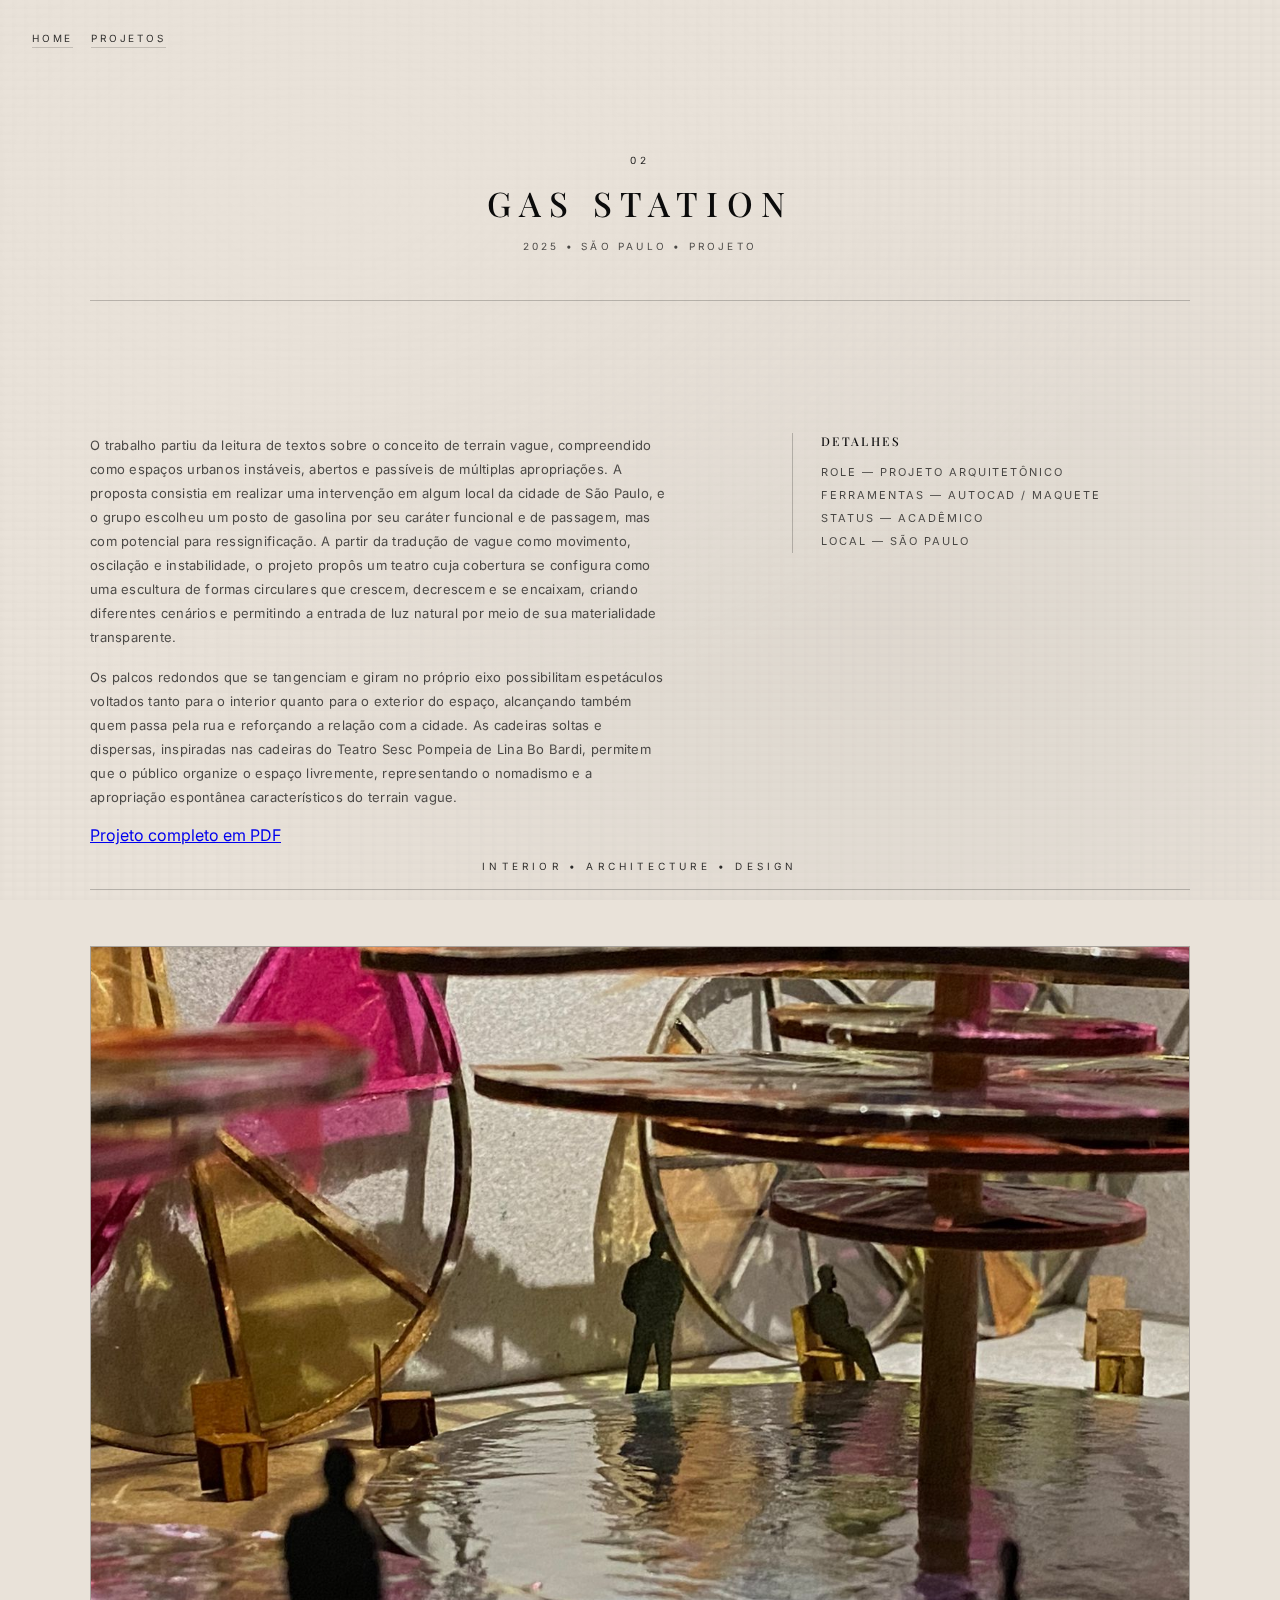
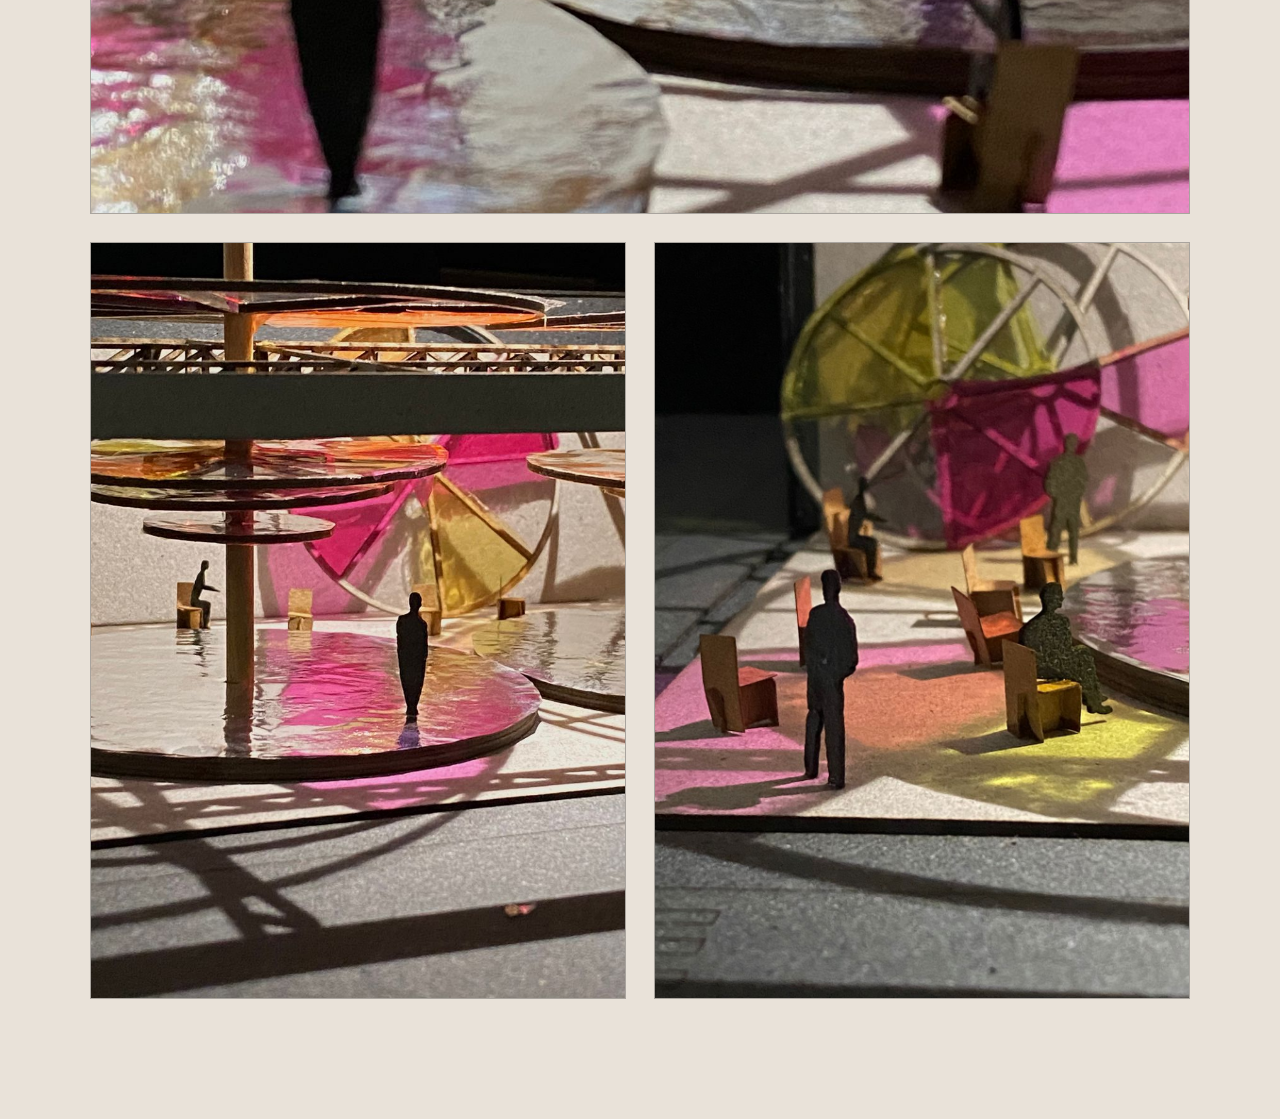
<file: projectsPages/project-02.html>
<!DOCTYPE html>
<html lang="pt-br">
<head>
  <meta charset="UTF-8" />
  <meta name="viewport" content="width=device-width, initial-scale=1" />
  <title>Centro Poliesportivo — Sofia Kolber</title>

  <link rel="preconnect" href="https://fonts.googleapis.com">
  <link rel="preconnect" href="https://fonts.gstatic.com" crossorigin>
  <link href="https://fonts.googleapis.com/css2?family=Playfair+Display:opsz,wght@5..120,400,500&family=Inter:wght@300,400,500&display=swap" rel="stylesheet">
  
  <link rel="stylesheet" href="style-p01.css">
</head>

<body>
  <main>
    <nav class="topnav">
      <a href="../index.html">HOME</a>
      <a href="../projetos.html">projetos</a>
    </nav>

    <header class="header">
      <p class="kicker">02</p>
      <h1 class="title">Gas Station</h1>
      <p class="meta">2025 • São Paulo • Projeto</p>
    </header>

    <section class="content">
      <div class="grid">
        <div class="text">
          <p>O trabalho partiu da leitura de textos sobre o conceito de terrain vague, compreendido como espaços urbanos instáveis, abertos e passíveis de múltiplas apropriações. A proposta consistia em realizar uma intervenção em algum local da cidade de São Paulo, e o grupo escolheu um posto de gasolina por seu caráter funcional e de passagem, mas com potencial para ressignificação. A partir da tradução de vague como movimento, oscilação e instabilidade, o projeto propôs um teatro cuja cobertura se configura como uma escultura de formas circulares que crescem, decrescem e se encaixam, criando diferentes cenários e permitindo a entrada de luz natural por meio de sua materialidade transparente.</p>
          <p>Os palcos redondos que se tangenciam e giram no próprio eixo possibilitam espetáculos voltados tanto para o interior quanto para o exterior do espaço, alcançando também quem passa pela rua e reforçando a relação com a cidade. As cadeiras soltas e dispersas, inspiradas nas cadeiras do Teatro Sesc Pompeia de Lina Bo Bardi, permitem que o público organize o espaço livremente, representando o nomadismo e a apropriação espontânea característicos do terrain vague.</p>
          <a href="/sofia-kolber/assets/GasStation.pdf">Projeto completo em PDF</a>
        </div>

        <aside class="sidebar">
          <h2 class="side-title">Detalhes</h2>
          <ul class="side-list">
            <li>Role — Projeto arquitetônico</li>
            <li>Ferramentas — AutoCAD / Maquete</li>
            <li>Status — Acadêmico</li>
             <li>Local — São Paulo</li>
          </ul>
        </aside>
      </div>

      <div class="gallery">
<figure class="figure big">
  <img src="../img/project-02/01.png" alt="Projeto 2 — imagem 01">
  <figcaption>Legenda da imagem 01.</figcaption>
</figure>

<figure class="figure">
  <img src="../img/project-02/02.png" alt="Projeto 2 — imagem 02">
  <figcaption>Legenda da imagem 02.</figcaption>
</figure>

<figure class="figure">
  <img src="../img/project-02/03.png" alt="Projeto 2 — imagem 03">
  <figcaption>Legenda da imagem 03.</figcaption>
</figure>

      </div>
    </section>

    <div class="bottomline">Interior • Architecture • Design</div>
  </main>
</body>
</html>
</file>
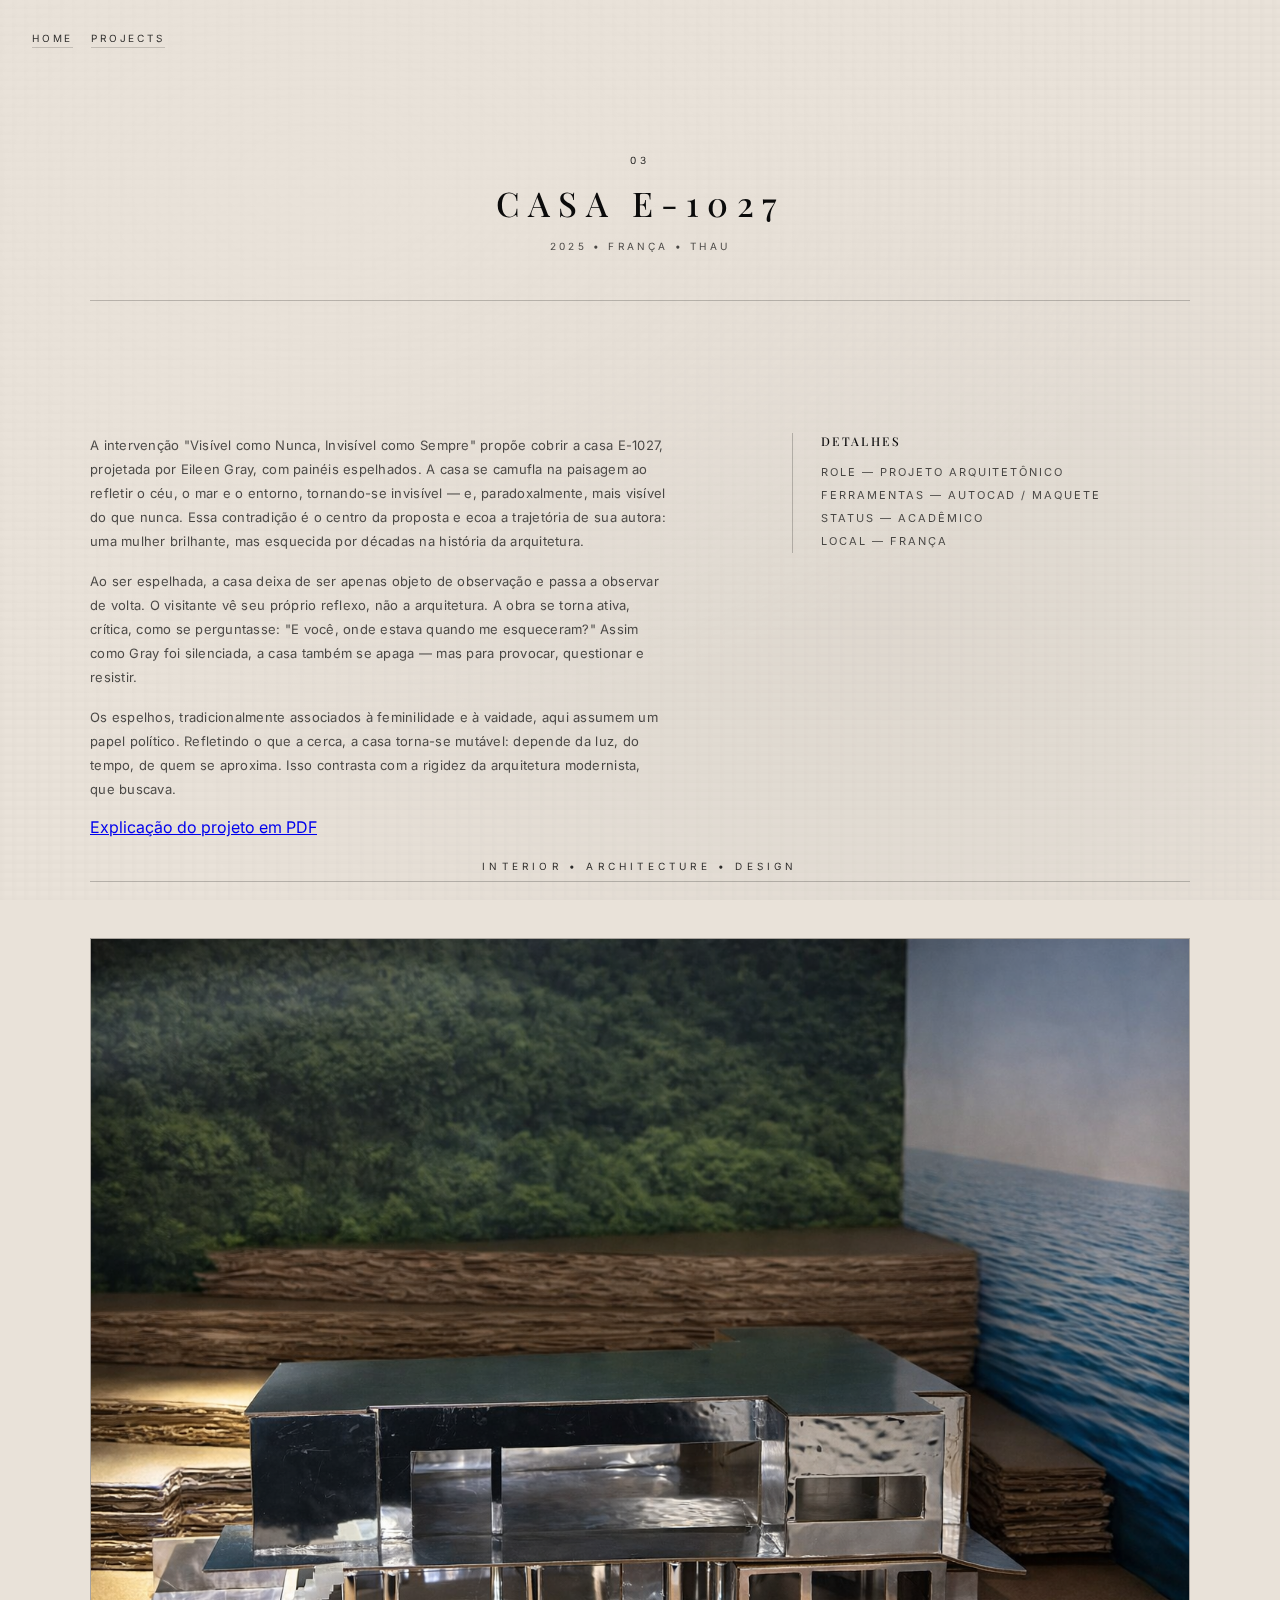
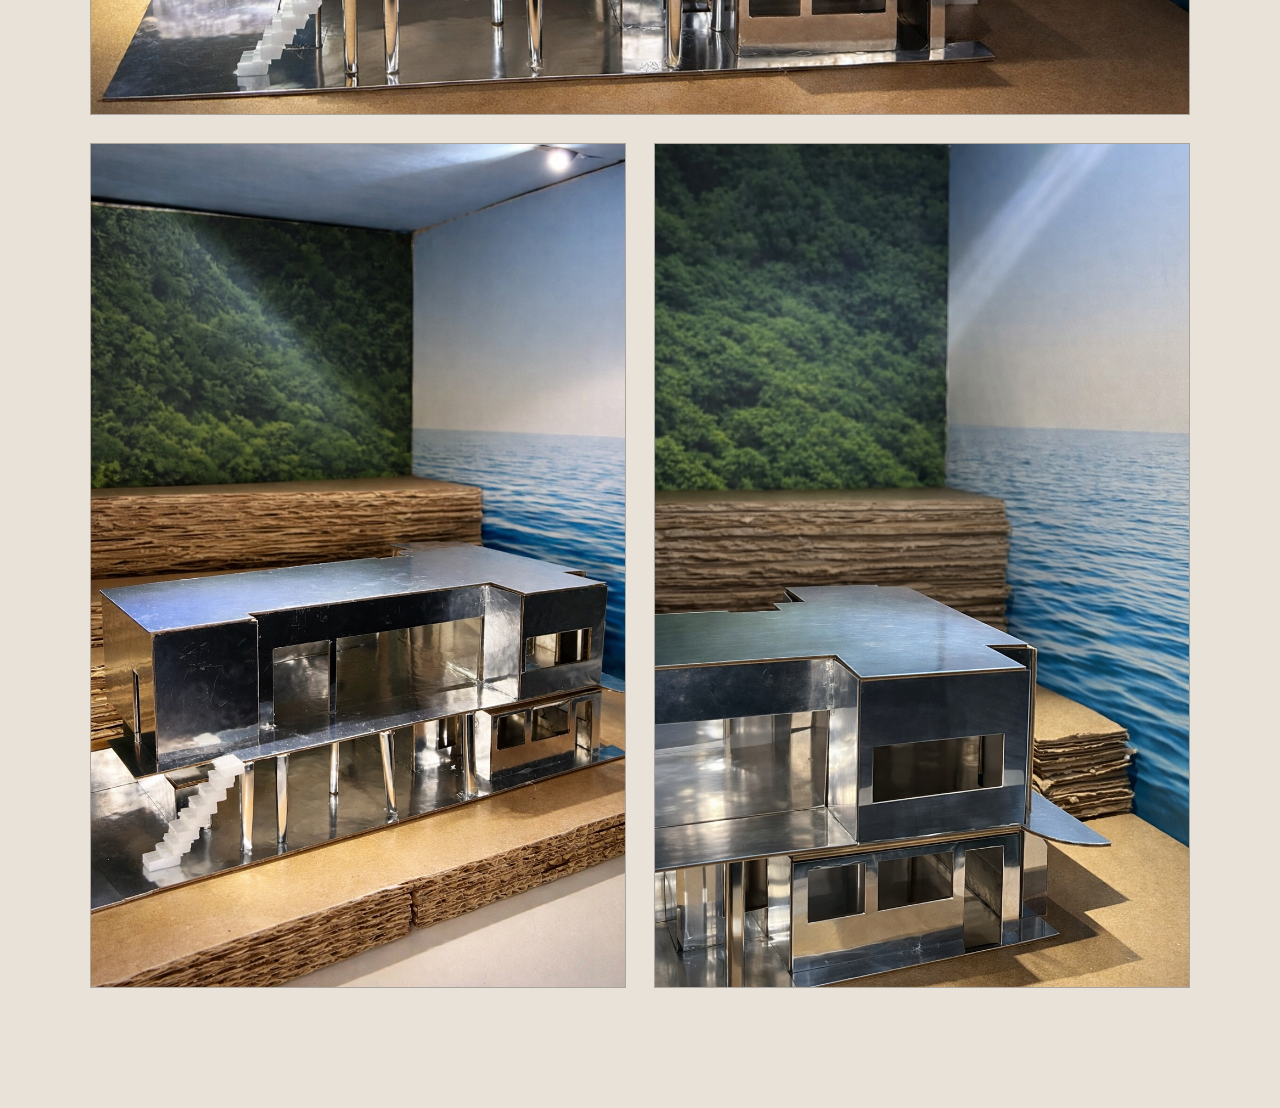
<file: projectsPages/project-03.html>
<!DOCTYPE html>
<html lang="pt-br">
<head>
  <meta charset="UTF-8" />
  <meta name="viewport" content="width=device-width, initial-scale=1" />
  <title>Centro Poliesportivo — Sofia Kolber</title>

  <link rel="preconnect" href="https://fonts.googleapis.com">
  <link rel="preconnect" href="https://fonts.gstatic.com" crossorigin>
  <link href="https://fonts.googleapis.com/css2?family=Playfair+Display:opsz,wght@5..120,400,500&family=Inter:wght@300,400,500&display=swap" rel="stylesheet">
  
  <link rel="stylesheet" href="style-p01.css">
</head>

<body>
  <main>
    <nav class="topnav">
      <a href="../index.html">HOME</a>
      <a href="../projetos.html">PROJECTS</a>
    </nav>

    <header class="header">
      <p class="kicker">03</p>
      <h1 class="title">Casa E-1027</h1>
      <p class="meta">2025 • França • THAU</p>
    </header>

    <section class="content">
      <div class="grid">
        <div class="text">
          <p>A intervenção "Visível como Nunca, Invisível como Sempre" propõe cobrir a casa E-1027, projetada por Eileen Gray, com painéis espelhados. A casa se camufla na paisagem ao refletir o céu, o mar e o entorno, tornando-se invisível — e, paradoxalmente, mais visível do que nunca. Essa contradição é o centro da proposta e ecoa a trajetória de sua autora: uma mulher brilhante, mas esquecida por décadas na história da arquitetura.</p>
            <p>Ao ser espelhada, a casa deixa de ser apenas objeto de observação e passa a observar de volta. O visitante vê seu próprio reflexo, não a arquitetura. A obra se torna ativa, crítica, como se perguntasse: "E você, onde estava quando me esqueceram?" Assim como Gray foi silenciada, a casa também se apaga — mas para provocar, questionar e resistir.</p>
              <p>Os espelhos, tradicionalmente associados à feminilidade e à vaidade, aqui assumem um papel político. Refletindo o que a cerca, a casa torna-se mutável: depende da luz, do tempo, de quem se aproxima. Isso contrasta com a rigidez da arquitetura modernista, que buscava.</p>
          <a href="/sofia-kolber/assets/CASA .pdf">Explicação do projeto em PDF</a>
        </div>

        <aside class="sidebar">
          <h2 class="side-title">Detalhes</h2>
          <ul class="side-list">
            <li>Role — Projeto arquitetônico</li>
            <li>Ferramentas — AutoCAD / Maquete</li>
            <li>Status — Acadêmico</li>
             <li>Local — França</li>
          </ul>
        </aside>
      </div>

      <div class="gallery">
 <figure class="figure big">
  <img src="../img/Casa/07.png" alt="Projeto 2 — imagem 01">
  <figcaption>Legenda da imagem 01.</figcaption>
</figure>

<figure class="figure">
  <img src="../img/Casa/06.png" alt="Projeto 2 — imagem 02">
  <figcaption>Legenda da imagem 02.</figcaption>
</figure>

<figure class="figure">
  <img src="../img/Casa/05.png" alt="Projeto 2 — imagem 02">
  <figcaption>Legenda da imagem 02.</figcaption>
</figure>

      </div>
    </section>

    <div class="bottomline">Interior • Architecture • Design</div>
  </main>
</body>
</html>
</file>
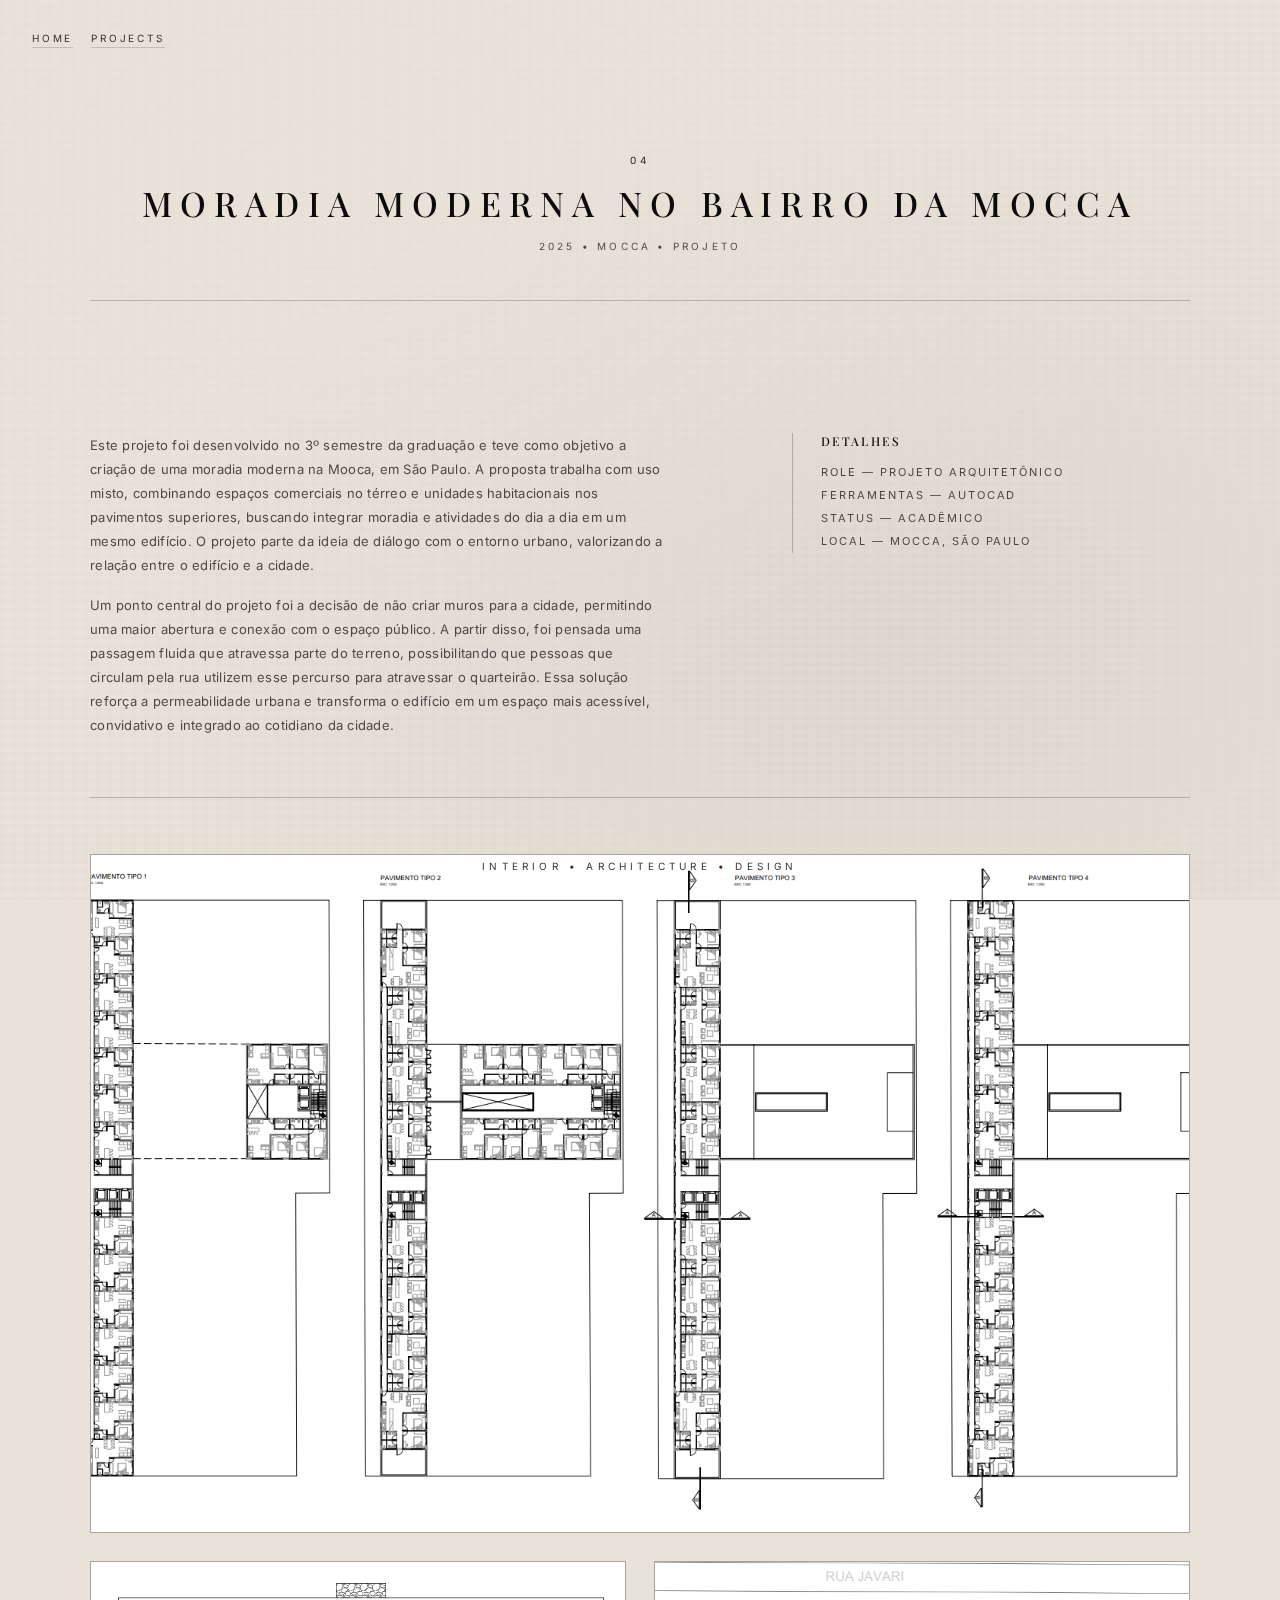
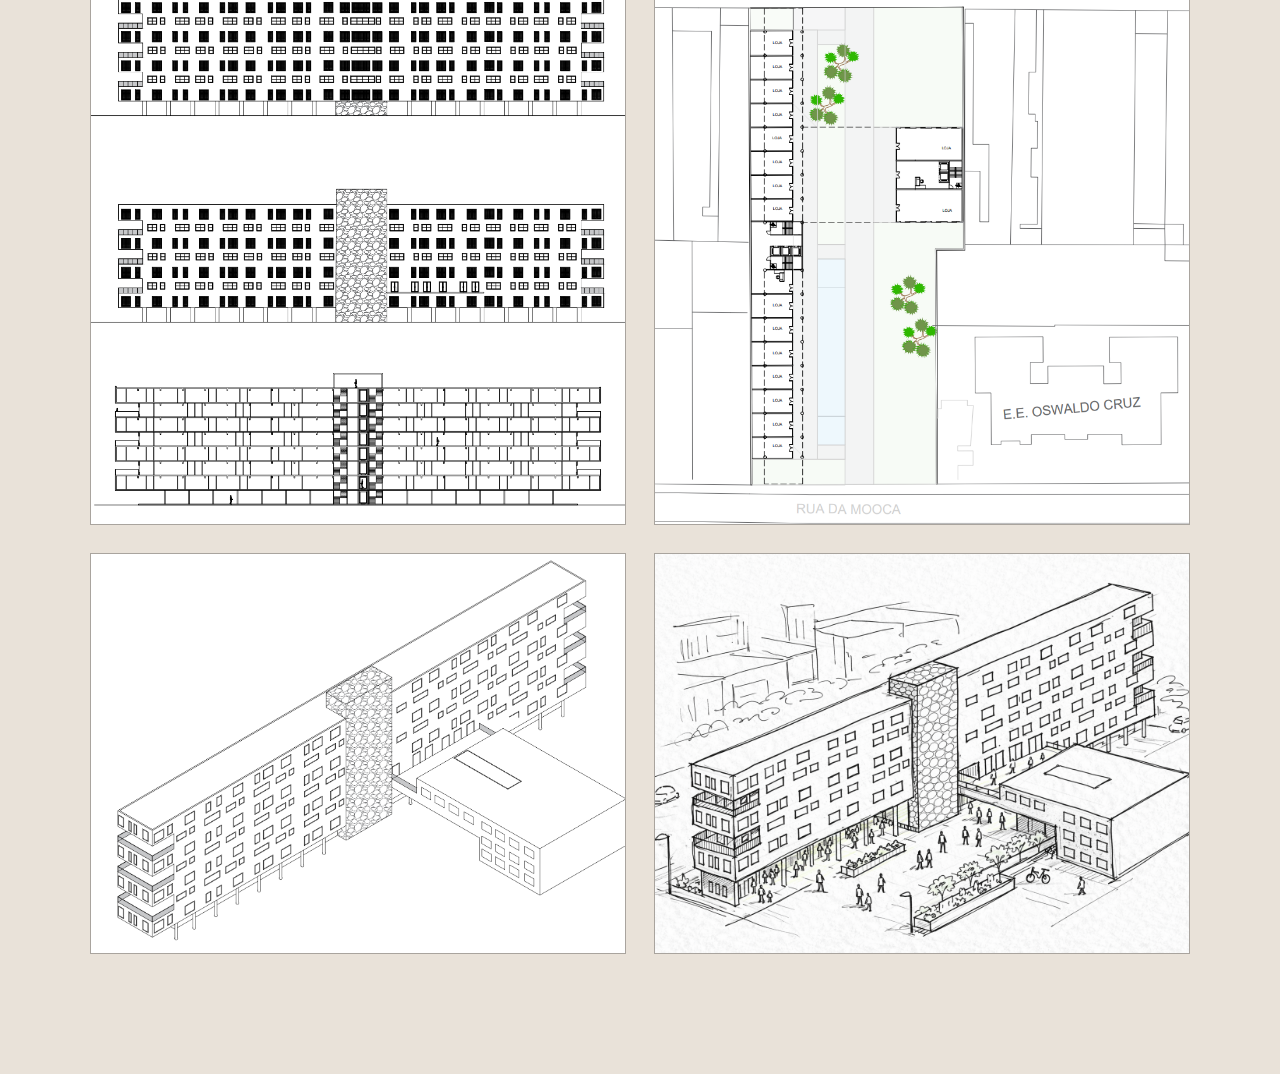
<file: projectsPages/project-04.html>
<!DOCTYPE html>
<html lang="pt-br">
<head>
  <meta charset="UTF-8" />
  <meta name="viewport" content="width=device-width, initial-scale=1" />
  <title>Centro Poliesportivo — Sofia Kolber</title>

  <link rel="preconnect" href="https://fonts.googleapis.com">
  <link rel="preconnect" href="https://fonts.gstatic.com" crossorigin>
  <link href="https://fonts.googleapis.com/css2?family=Playfair+Display:opsz,wght@5..120,400,500&family=Inter:wght@300,400,500&display=swap" rel="stylesheet">
  
  <link rel="stylesheet" href="style-p01.css">
</head>

<body>
  <main>
    <nav class="topnav">
      <a href="../index.html">HOME</a>
      <a href="../projetos.html">PROJECTS</a>
    </nav>

    <header class="header">
      <p class="kicker">04</p>
      <h1 class="title">Moradia moderna no bairro da Mocca</h1>
      <p class="meta">2025 • Mocca  • Projeto</p>
    </header>

    <section class="content">
      <div class="grid">
        <div class="text">
          <p>Este projeto foi desenvolvido no 3º semestre da graduação e teve como objetivo a criação de uma moradia moderna na Mooca, em São Paulo. A proposta trabalha com uso misto, combinando espaços comerciais no térreo e unidades habitacionais nos pavimentos superiores, buscando integrar moradia e atividades do dia a dia em um mesmo edifício. O projeto parte da ideia de diálogo com o entorno urbano, valorizando a relação entre o edifício e a cidade.</p>
          <p>Um ponto central do projeto foi a decisão de não criar muros para a cidade, permitindo uma maior abertura e conexão com o espaço público. A partir disso, foi pensada uma passagem fluida que atravessa parte do terreno, possibilitando que pessoas que circulam pela rua utilizem esse percurso para atravessar o quarteirão. Essa solução reforça a permeabilidade urbana e transforma o edifício em um espaço mais acessível, convidativo e integrado ao cotidiano da cidade.</p>
        </div>

        <aside class="sidebar">
          <h2 class="side-title">Detalhes</h2>
          <ul class="side-list">
            <li>Role — Projeto arquitetônico</li>
            <li>Ferramentas — AutoCAD </li>
            <li>Status — Acadêmico</li>
             <li>Local — Mocca, São Paulo</li>
          </ul>
        </aside>
      </div>

      <div class="gallery">
 <figure class="figure big">
  <img src="../img/project-03/01.png" alt="Projeto 2 — imagem 01">
  <figcaption>Legenda da imagem 01.</figcaption>
</figure>

<figure class="figure">
  <img src="../img/project-03/02.png" alt="Projeto 2 — imagem 02">
  <figcaption>Legenda da imagem 02.</figcaption>
</figure>

<figure class="figure">
  <img src="../img/project-03/04.png" alt="Projeto 2 — imagem 02">
  <figcaption>Legenda da imagem 02.</figcaption>
</figure>

<figure class="figure">
  <img src="../img/project-03/03.png" alt="Projeto 2 — imagem 02">
  <figcaption>Legenda da imagem 02.</figcaption>
</figure>

<figure class="figure">
  <img src="../img/project-03/05.png" alt="Projeto 2 — imagem 02">
  <figcaption>Legenda da imagem 02.</figcaption>
</figure>

      </div>
    </section>

    <div class="bottomline">Interior • Architecture • Design</div>
  </main>
</body>
</html>
</file>
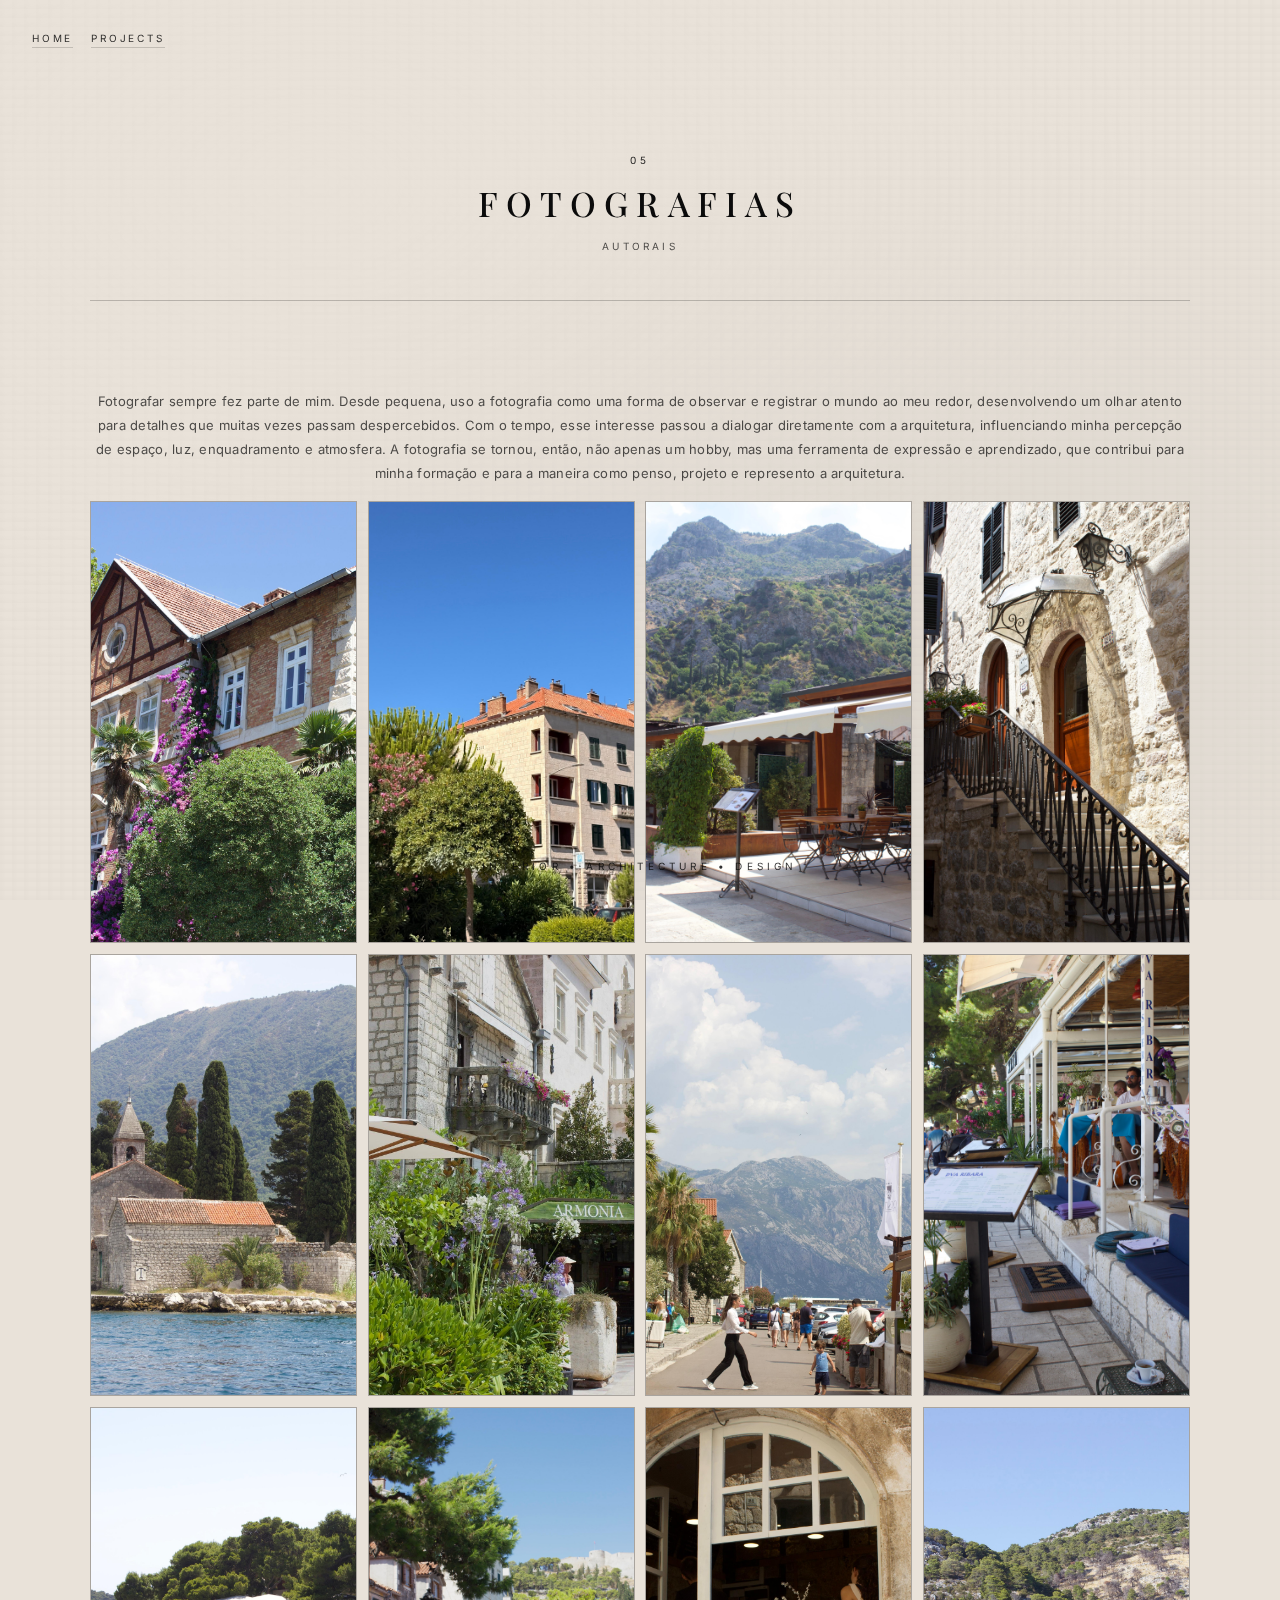
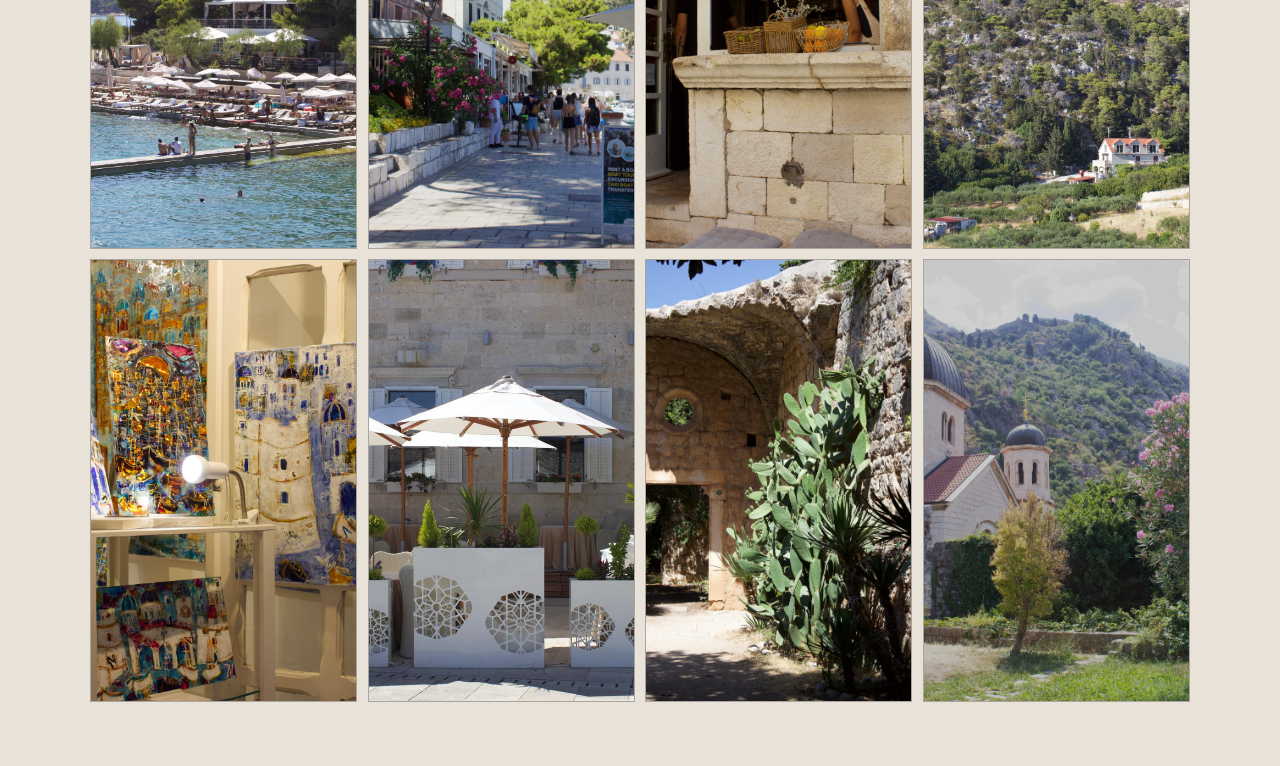
<file: projectsPages/project-05.html>
<!DOCTYPE html>
<html lang="pt-br">
<head>
  <meta charset="UTF-8" />
  <meta name="viewport" content="width=device-width, initial-scale=1" />
  <title>Centro Poliesportivo — Sofia Kolber</title>

  <link rel="preconnect" href="https://fonts.googleapis.com">
  <link rel="preconnect" href="https://fonts.gstatic.com" crossorigin>
  <link href="https://fonts.googleapis.com/css2?family=Playfair+Display:opsz,wght@5..120,400,500&family=Inter:wght@300,400,500&display=swap" rel="stylesheet">
  
  <link rel="stylesheet" href="style-p01.css">
</head>

<body>
  <main>
    <nav class="topnav">
      <a href="../index.html">HOME</a>
      <a href="../projetos.html">PROJECTS</a>
    </nav>

    <header class="header">
      <p class="kicker">05</p>
      <h1 class="title">Fotografias</h1>
      <p class="meta">Autorais</p>
    </header>

    <section class="content">
      <div class="full_txt">
        <div class="text">
          <p>Fotografar sempre fez parte de mim. Desde pequena, uso a fotografia como uma forma de observar e registrar o mundo ao meu redor, desenvolvendo um olhar atento para detalhes que muitas vezes passam despercebidos. Com o tempo, esse interesse passou a dialogar diretamente com a arquitetura, influenciando minha percepção de espaço, luz, enquadramento e atmosfera. A fotografia se tornou, então, não apenas um hobby, mas uma ferramenta de expressão e aprendizado, que contribui para minha formação e para a maneira como penso, projeto e represento a arquitetura.</p>
        </div>

  

      <div class=" gal_quatro">
 <figure class="figure">
  <img src="../img/Fotos/01.jpeg" alt="Projeto 2 — imagem 01">
  <figcaption>Legenda da imagem 01.</figcaption>
</figure>

<figure class="figure">
  <img src="../img/Fotos/02.jpeg" alt="Projeto 2 — imagem 02">
  <figcaption>Legenda da imagem 02.</figcaption>
</figure>

<figure class="figure">
  <img src="../img/Fotos/03.jpeg" alt="Projeto 2 — imagem 02">
  <figcaption>Legenda da imagem 02.</figcaption>
</figure>

<figure class="figure">
  <img src="../img/Fotos/04.jpeg" alt="Projeto 2 — imagem 02">
  <figcaption>Legenda da imagem 02.</figcaption>
</figure>

<figure class="figure">
  <img src="../img/Fotos/05.jpeg" alt="Projeto 2 — imagem 02">
  <figcaption>Legenda da imagem 02.</figcaption>
</figure>

 <figure class="figure">
  <img src="../img/Fotos/06.jpeg" alt="Projeto 2 — imagem 01">
  <figcaption>Legenda da imagem 01.</figcaption>
</figure>

<figure class="figure">
  <img src="../img/Fotos/07.jpeg" alt="Projeto 2 — imagem 02">
  <figcaption>Legenda da imagem 02.</figcaption>
</figure>

<figure class="figure">
  <img src="../img/Fotos/08.jpeg" alt="Projeto 2 — imagem 02">
  <figcaption>Legenda da imagem 02.</figcaption>
</figure>

<figure class="figure">
  <img src="../img/Fotos/09.jpeg" alt="Projeto 2 — imagem 02">
  <figcaption>Legenda da imagem 02.</figcaption>
</figure>

<figure class="figure">
  <img src="../img/Fotos/10.jpeg" alt="Projeto 2 — imagem 02">
  <figcaption>Legenda da imagem 02.</figcaption>
</figure>

<figure class="figure">
  <img src="../img/Fotos/11.jpeg" alt="Projeto 2 — imagem 02">
  <figcaption>Legenda da imagem 02.</figcaption>
</figure>

<figure class="figure">
  <img src="../img/Fotos/12.jpeg" alt="Projeto 2 — imagem 02">
  <figcaption>Legenda da imagem 02.</figcaption>
</figure>

<figure class="figure">
  <img src="../img/Fotos/18.jpeg" alt="Projeto 2 — imagem 02">
  <figcaption>Legenda da imagem 02.</figcaption>
</figure>

<figure class="figure">
  <img src="../img/Fotos/15.jpeg" alt="Projeto 2 — imagem 02">
  <figcaption>Legenda da imagem 02.</figcaption>
</figure>

<figure class="figure">
  <img src="../img/Fotos/16.jpeg" alt="Projeto 2 — imagem 02">
  <figcaption>Legenda da imagem 02.</figcaption>
</figure>

<figure class="figure">
  <img src="../img/Fotos/17.jpeg" alt="Projeto 2 — imagem 02">
  <figcaption>Legenda da imagem 02.</figcaption>
</figure>
      </div>
    </section>

    <div class="bottomline">Interior • Architecture • Design</div>
  </main>
</body>
</html>
</file>
<file: style.css>
:root{
      --paper: #e9e2d9;
      --ink: #0b0b0b;
      --line: rgba(11,11,11,0.20);
    }

    *{ box-sizing:border-box; }
    html, body{ height:100%; }

    body{
      margin:0;
      background: var(--paper);
      color: var(--ink);
      font-family: Inter, system-ui, -apple-system, Segoe UI, Roboto, Arial, sans-serif;
    }

    body::before{
      content:"";
      position:fixed;
      inset:0;
      pointer-events:none;
      background:
        radial-gradient(1400px 900px at 25% 20%, rgba(255,255,255,0.60), transparent 60%),
        radial-gradient(1200px 800px at 70% 70%, rgba(0,0,0,0.08), transparent 65%),
        repeating-linear-gradient(
          0deg,
          rgba(0,0,0,0.020) 0px,
          rgba(0,0,0,0.020) 1px,
          rgba(255,255,255,0.00) 5px,
          rgba(255,255,255,0.00) 9px
        ),
        repeating-linear-gradient(
          90deg,
          rgba(0,0,0,0.016) 0px,
          rgba(0,0,0,0.016) 1px,
          rgba(255,255,255,0.00) 6px,
          rgba(255,255,255,0.00) 12px
        );
      mix-blend-mode: multiply;
      opacity: 0.55;
    }

    main{
      min-height:100vh;
      display:grid;
      place-items:center;
      padding: clamp(18px, 5vw, 64px);
      position:relative;
      overflow:hidden;
    }

    .haze{
      position:absolute;
      left:50%;
      top:46%;
      transform: translate(-50%, -50%);
      width: min(520px, 70vw);
      aspect-ratio: 1.55 / 1;
      background: rgba(0,0,0,0.28);
      filter: blur(34px);
      border-radius: 10px;
      opacity: 0.55;
      pointer-events:none;
    }

    .content{
      position:relative;
      z-index:1;
      width: min(680px, 92vw);
      text-align:center;
    }

    /* ↑ AUMENTADO */
    .title{
      margin: 0;
      font-family: "Playfair Display", serif;
      font-weight: 500;
      text-transform: uppercase;
      letter-spacing: 0.48em;
      font-size: clamp(18px, 3vw, 28px); /* <<< maior */
      color: var(--ink);
    }

    /* ↑ AUMENTADO */
    .name{
      margin-top: 16px;
      font-weight: 400;
      text-transform: uppercase;
      letter-spacing: 0.40em;
      font-size: clamp(12px, 2vw, 16px); /* <<< maior */
      color: var(--ink);
      opacity: 0.95;
    }

    .actions{
      margin-top: 26px;
      display:flex;
      gap: 16px;
      justify-content:center;
      align-items:center;
      flex-wrap:wrap;
    }

    .btn{
      display:inline-flex;
      align-items:center;
      justify-content:center;
      padding: 10px 14px;
      border-radius: 999px;
      border: 1px solid var(--line);
      background: rgba(255,255,255,0.08);
      color: var(--ink);
      text-decoration:none;
      text-transform: uppercase;
      letter-spacing: 0.24em;
      font-size: 10px;
      transition: transform .12s ease, background .12s ease, border-color .12s ease;
      backdrop-filter: blur(4px);
    }

    .btn:hover{
      transform: translateY(-1px);
      background: rgba(255,255,255,0.16);
      border-color: rgba(11,11,11,0.30);
    }

    .bottomline{
      position: fixed;
      left: 50%;
      bottom: clamp(16px, 3vw, 28px);
      transform: translateX(-50%);
      text-align:center;
      text-transform: uppercase;
      letter-spacing: 0.42em;
      font-size: 10px;
      color: var(--ink);
      opacity: 0.85;
      pointer-events:none;
      white-space: nowrap;
    }
</file>
<file: projetos.css>
:root{
      --paper:#e9e2d9;
      --ink:#0b0b0b;
      --ink-soft: rgba(11,11,11,0.70);
      --line: rgba(11,11,11,0.22);
    }

    *{ box-sizing:border-box; }
    html, body{ height:100%; }

    body{
      margin:0;
      background: var(--paper);
      color: var(--ink);
      font-family: Inter, system-ui, -apple-system, Segoe UI, Roboto, Arial, sans-serif;
    }

    /* textura de papel */
    body::before{
      content:"";
      position:fixed;
      inset:0;
      pointer-events:none;
      background:
        radial-gradient(1400px 900px at 25% 20%, rgba(255,255,255,0.60), transparent 60%),
        radial-gradient(1200px 800px at 70% 70%, rgba(0,0,0,0.08), transparent 65%),
        repeating-linear-gradient(
          0deg,
          rgba(0,0,0,0.020) 0px,
          rgba(0,0,0,0.020) 1px,
          rgba(255,255,255,0.00) 5px,
          rgba(255,255,255,0.00) 9px
        ),
        repeating-linear-gradient(
          90deg,
          rgba(0,0,0,0.016) 0px,
          rgba(0,0,0,0.016) 1px,
          rgba(255,255,255,0.00) 6px,
          rgba(255,255,255,0.00) 12px
        );
      mix-blend-mode: multiply;
      opacity: 0.55;
    }

    main{
      position:relative;
      z-index:1;
      min-height:100vh;
      padding: clamp(24px, 5vw, 72px);
    }

    /* HOME no topo */
    .topnav{
      position:absolute;
      top: clamp(18px, 3vw, 32px);
      left: clamp(18px, 3vw, 32px);
      z-index:2;
    }

    .topnav a{
      text-decoration:none;
      color: var(--ink);
      text-transform: uppercase;
      letter-spacing: 0.28em;
      font-size: 10px;
      border-bottom: 1px solid rgba(11,11,11,0.20);
      padding-bottom: 3px;
      opacity: 0.85;
    }

    .topnav a:hover{
      opacity:1;
    }

    /* cabeçalho */
    .header{
      text-align:center;
      margin-bottom: clamp(32px, 6vw, 64px);
    }

    .title{
      margin:0 0 14px;
      font-family:"Playfair Display", serif;
      font-weight:500;
      text-transform:uppercase;
      letter-spacing:0.48em;
      font-size: clamp(18px, 3vw, 28px);
    }

    .sub{
      margin:0;
      text-transform:uppercase;
      letter-spacing:0.40em;
      font-size:10px;
      opacity:0.9;
    }

    /* índice */
    .index{
      max-width:1100px;
      margin:0 auto;
      border-top:1px solid var(--line);
    }

    .item{
      display:block;
      padding: clamp(20px, 2.6vw, 30px) 0;
      border-bottom:1px solid var(--line);
      text-decoration:none;
      color:inherit;
    }

    .item:hover{
      background: rgba(255,255,255,0.10);
    }

    .row{
      display:grid;
      grid-template-columns: 70px 1fr 180px;
      gap: 22px;
      align-items:center;
    }

    .num{
      text-transform:uppercase;
      letter-spacing:0.18em;
      font-size:12px;
      opacity:0.9;
    }

    .name{
      font-family:"Playfair Display", serif;
      text-transform:uppercase;
      letter-spacing:0.22em;
      font-size: clamp(16px, 1.8vw, 22px);
      font-weight:500;
    }

    .meta{
      margin-top:8px;
      text-transform:uppercase;
      letter-spacing:0.30em;
      font-size:10px;
      color:var(--ink-soft);
    }

    /* thumbnail */
    .thumb{
      width:100%;
      height:120px;
      background:#d6d0c8;
      border:1px solid var(--line);
      overflow:hidden;
    }

    .thumb img{
      width:100%;
      height:100%;
      object-fit:cover;
    }

    /* rodapé */
    .bottomline{
      position: fixed;
      left:50%;
      bottom: clamp(16px, 3vw, 28px);
      transform: translateX(-50%);
      text-transform:uppercase;
      letter-spacing:0.42em;
      font-size:10px;
      opacity:0.85;
      white-space:nowrap;
      pointer-events:none;
    }

    @media (max-width: 820px){
      .row{
        grid-template-columns: 50px 1fr;
        gap:14px;
      }
      .thumb{
        margin-top:14px;
        height:140px;
      }
    }
</file>
<file: ProjectsPage/style-p01.css>
:root{
      --paper:#e9e2d9;
      --ink:#0b0b0b;
      --ink-soft: rgba(11,11,11,0.72);
      --line: rgba(11,11,11,0.22);
    }

    *{ box-sizing:border-box; }
    html, body{ height:100%; }

    body{
      margin:0;
      background: var(--paper);
      color: var(--ink);
      font-family: Inter, system-ui, -apple-system, Segoe UI, Roboto, Arial, sans-serif;
    }

    /* textura papel */
    body::before{
      content:"";
      position:fixed;
      inset:0;
      pointer-events:none;
      background:
        radial-gradient(1400px 900px at 25% 20%, rgba(255,255,255,0.60), transparent 60%),
        radial-gradient(1200px 800px at 70% 70%, rgba(0,0,0,0.08), transparent 65%),
        repeating-linear-gradient(
          0deg,
          rgba(0,0,0,0.020) 0px,
          rgba(0,0,0,0.020) 1px,
          rgba(255,255,255,0.00) 5px,
          rgba(255,255,255,0.00) 9px
        ),
        repeating-linear-gradient(
          90deg,
          rgba(0,0,0,0.016) 0px,
          rgba(0,0,0,0.016) 1px,
          rgba(255,255,255,0.00) 6px,
          rgba(255,255,255,0.00) 12px
        );
      mix-blend-mode: multiply;
      opacity: 0.55;
    }

    main{
      position:relative;
      z-index:1;
      min-height:100vh;
      padding: clamp(24px, 5vw, 72px);
    }

    /* navegação topo */
    .topnav{
      position:absolute;
      top: clamp(18px, 3vw, 32px);
      left: clamp(18px, 3vw, 32px);
      display:flex;
      gap: 18px;
      z-index:2;
    }

    .topnav a{
      text-decoration:none;
      color: var(--ink);
      text-transform: uppercase;
      letter-spacing: 0.28em;
      font-size: 10px;
      border-bottom: 1px solid rgba(11,11,11,0.20);
      padding-bottom: 3px;
      opacity: 0.85;
    }

    .topnav a:hover{ opacity:1; }

    /* cabeçalho */
    .header{
      max-width: 1100px;
      margin: 0 auto;
      padding-top: clamp(40px, 7vw, 96px);
      text-align:center;
    }

    .kicker{
      margin: 0 0 14px;
      text-transform: uppercase;
      letter-spacing: 0.42em;
      font-size: 10px;
      opacity: 0.9;
    }

    .title{
      margin: 0 0 14px;
      font-family:"Playfair Display", serif;
      font-weight:500;
      text-transform: uppercase;
      letter-spacing: 0.24em;
      font-size: clamp(22px, 3.2vw, 34px);
    }

    .meta{
      margin: 0 0 clamp(28px, 5vw, 48px);
      text-transform: uppercase;
      letter-spacing: 0.32em;
      font-size: 10px;
      color: var(--ink-soft);
    }

    /* corpo */
    .content{
      max-width: 1100px;
      margin: 0 auto;
      padding-top: clamp(44px, 7vw, 88px);
      border-top: 1px solid var(--line);
    }

    /* texto + dados */
    .grid{
      display:grid;
      grid-template-columns: 1.25fr 0.75fr;
      gap: clamp(22px, 3vw, 40px);
      align-items:start;
      padding: clamp(28px, 4vw, 44px) 0;
      border-bottom: 1px solid var(--line);
    }

    .text p{
      margin: 0 0 16px;
      font-size: 13px;
      line-height: 1.85;
      color: var(--ink-soft);
      letter-spacing: 0.02em;
      max-width: 72ch;
    }

    .sidebar{
      border-left: 1px solid var(--line);
      padding-left: clamp(18px, 2.5vw, 28px);
    }

    .side-title{
      margin:0 0 12px;
      font-family:"Playfair Display", serif;
      font-weight:500;
      text-transform: uppercase;
      letter-spacing: 0.20em;
      font-size: 12px;
    }

    .side-list{
      margin:0;
      padding:0;
      list-style:none;
      font-size: 11px;
      letter-spacing: 0.18em;
      text-transform: uppercase;
      color: var(--ink-soft);
      line-height: 2.1;
    }

    /* galeria */
    .gallery{
      padding: clamp(32px, 5vw, 56px) 0;
      display:grid;
      grid-template-columns: 1fr 1fr;
      gap: clamp(18px, 3vw, 28px);
    }

    .figure{
      margin:0;
      border: 1px solid var(--line);
      background: #d6d0c8;
      overflow:hidden;
    }

    .figure.big{
      grid-column: 1 / -1;
    }

    .figure img{
  width:100%;
  height:100%;
  display:block;
  object-fit:cover;
}


    figcaption{
      padding: 12px 14px;
      border-top: 1px solid var(--line);
      background: rgba(255,255,255,0.10);
      font-size: 11px;
      letter-spacing: 0.06em;
      color: var(--ink-soft);
      line-height: 1.6;
    }

    .bottomline{
      position: fixed;
      left:50%;
      bottom: clamp(16px, 3vw, 28px);
      transform: translateX(-50%);
      text-transform:uppercase;
      letter-spacing:0.42em;
      font-size:10px;
      opacity:0.85;
      white-space:nowrap;
      pointer-events:none;
    }

    @media (max-width: 900px){
      .grid{ grid-template-columns: 1fr; }
      .sidebar{
        border-left:none;
        padding-left:0;
        border-top:1px solid var(--line);
        padding-top: 18px;
      }
    }

    @media (max-width: 640px){
      .gallery{ grid-template-columns: 1fr; }
      .bottomline{
        position: static;
        transform:none;
        text-align:center;
        margin-top: 36px;
      }
    }

    .full_txt .text p {

      width: 100%;
      max-width: 100% !important;
      text-align: center;
      margin-bottom: 1rem;

    }

    .gal_quatro {

      display: grid;
      grid-template-columns: repeat(4, 1fr);
      gap: .65rem;

    }
</file>
<file: projectsPages/style-p01.css>
:root{
      --paper:#e9e2d9;
      --ink:#0b0b0b;
      --ink-soft: rgba(11,11,11,0.72);
      --line: rgba(11,11,11,0.22);
    }

    *{ box-sizing:border-box; }
    html, body{ height:100%; }

    body{
      margin:0;
      background: var(--paper);
      color: var(--ink);
      font-family: Inter, system-ui, -apple-system, Segoe UI, Roboto, Arial, sans-serif;
    }

    /* textura papel */
    body::before{
      content:"";
      position:fixed;
      inset:0;
      pointer-events:none;
      background:
        radial-gradient(1400px 900px at 25% 20%, rgba(255,255,255,0.60), transparent 60%),
        radial-gradient(1200px 800px at 70% 70%, rgba(0,0,0,0.08), transparent 65%),
        repeating-linear-gradient(
          0deg,
          rgba(0,0,0,0.020) 0px,
          rgba(0,0,0,0.020) 1px,
          rgba(255,255,255,0.00) 5px,
          rgba(255,255,255,0.00) 9px
        ),
        repeating-linear-gradient(
          90deg,
          rgba(0,0,0,0.016) 0px,
          rgba(0,0,0,0.016) 1px,
          rgba(255,255,255,0.00) 6px,
          rgba(255,255,255,0.00) 12px
        );
      mix-blend-mode: multiply;
      opacity: 0.55;
    }

    main{
      position:relative;
      z-index:1;
      min-height:100vh;
      padding: clamp(24px, 5vw, 72px);
    }

    /* navegação topo */
    .topnav{
      position:absolute;
      top: clamp(18px, 3vw, 32px);
      left: clamp(18px, 3vw, 32px);
      display:flex;
      gap: 18px;
      z-index:2;
    }

    .topnav a{
      text-decoration:none;
      color: var(--ink);
      text-transform: uppercase;
      letter-spacing: 0.28em;
      font-size: 10px;
      border-bottom: 1px solid rgba(11,11,11,0.20);
      padding-bottom: 3px;
      opacity: 0.85;
    }

    .topnav a:hover{ opacity:1; }

    /* cabeçalho */
    .header{
      max-width: 1100px;
      margin: 0 auto;
      padding-top: clamp(40px, 7vw, 96px);
      text-align:center;
    }

    .kicker{
      margin: 0 0 14px;
      text-transform: uppercase;
      letter-spacing: 0.42em;
      font-size: 10px;
      opacity: 0.9;
    }

    .title{
      margin: 0 0 14px;
      font-family:"Playfair Display", serif;
      font-weight:500;
      text-transform: uppercase;
      letter-spacing: 0.24em;
      font-size: clamp(22px, 3.2vw, 34px);
    }

    .meta{
      margin: 0 0 clamp(28px, 5vw, 48px);
      text-transform: uppercase;
      letter-spacing: 0.32em;
      font-size: 10px;
      color: var(--ink-soft);
    }

    /* corpo */
    .content{
      max-width: 1100px;
      margin: 0 auto;
      padding-top: clamp(44px, 7vw, 88px);
      border-top: 1px solid var(--line);
    }

    /* texto + dados */
    .grid{
      display:grid;
      grid-template-columns: 1.25fr 0.75fr;
      gap: clamp(22px, 3vw, 40px);
      align-items:start;
      padding: clamp(28px, 4vw, 44px) 0;
      border-bottom: 1px solid var(--line);
    }

    .text p{
      margin: 0 0 16px;
      font-size: 13px;
      line-height: 1.85;
      color: var(--ink-soft);
      letter-spacing: 0.02em;
      max-width: 72ch;
    }

    .sidebar{
      border-left: 1px solid var(--line);
      padding-left: clamp(18px, 2.5vw, 28px);
    }

    .side-title{
      margin:0 0 12px;
      font-family:"Playfair Display", serif;
      font-weight:500;
      text-transform: uppercase;
      letter-spacing: 0.20em;
      font-size: 12px;
    }

    .side-list{
      margin:0;
      padding:0;
      list-style:none;
      font-size: 11px;
      letter-spacing: 0.18em;
      text-transform: uppercase;
      color: var(--ink-soft);
      line-height: 2.1;
    }

    /* galeria */
    .gallery{
      padding: clamp(32px, 5vw, 56px) 0;
      display:grid;
      grid-template-columns: 1fr 1fr;
      gap: clamp(18px, 3vw, 28px);
    }

    .figure{
      margin:0;
      border: 1px solid var(--line);
      background: #d6d0c8;
      overflow:hidden;
    }

    .figure.big{
      grid-column: 1 / -1;
    }

    .figure img{
  width:100%;
  height:100%;
  display:block;
  object-fit:cover;
}


    figcaption{
      padding: 12px 14px;
      border-top: 1px solid var(--line);
      background: rgba(255,255,255,0.10);
      font-size: 11px;
      letter-spacing: 0.06em;
      color: var(--ink-soft);
      line-height: 1.6;
    }

    .bottomline{
      position: fixed;
      left:50%;
      bottom: clamp(16px, 3vw, 28px);
      transform: translateX(-50%);
      text-transform:uppercase;
      letter-spacing:0.42em;
      font-size:10px;
      opacity:0.85;
      white-space:nowrap;
      pointer-events:none;
    }

    @media (max-width: 900px){
      .grid{ grid-template-columns: 1fr; }
      .sidebar{
        border-left:none;
        padding-left:0;
        border-top:1px solid var(--line);
        padding-top: 18px;
      }
    }

    @media (max-width: 640px){
      .gallery{ grid-template-columns: 1fr; }
      .bottomline{
        position: static;
        transform:none;
        text-align:center;
        margin-top: 36px;
      }
    }

    .full_txt .text p {

      width: 100%;
      max-width: 100% !important;
      text-align: center;
      margin-bottom: 1rem;

    }

    .gal_quatro {

      display: grid;
      grid-template-columns: repeat(4, 1fr);
      gap: .65rem;

    }
</file>
